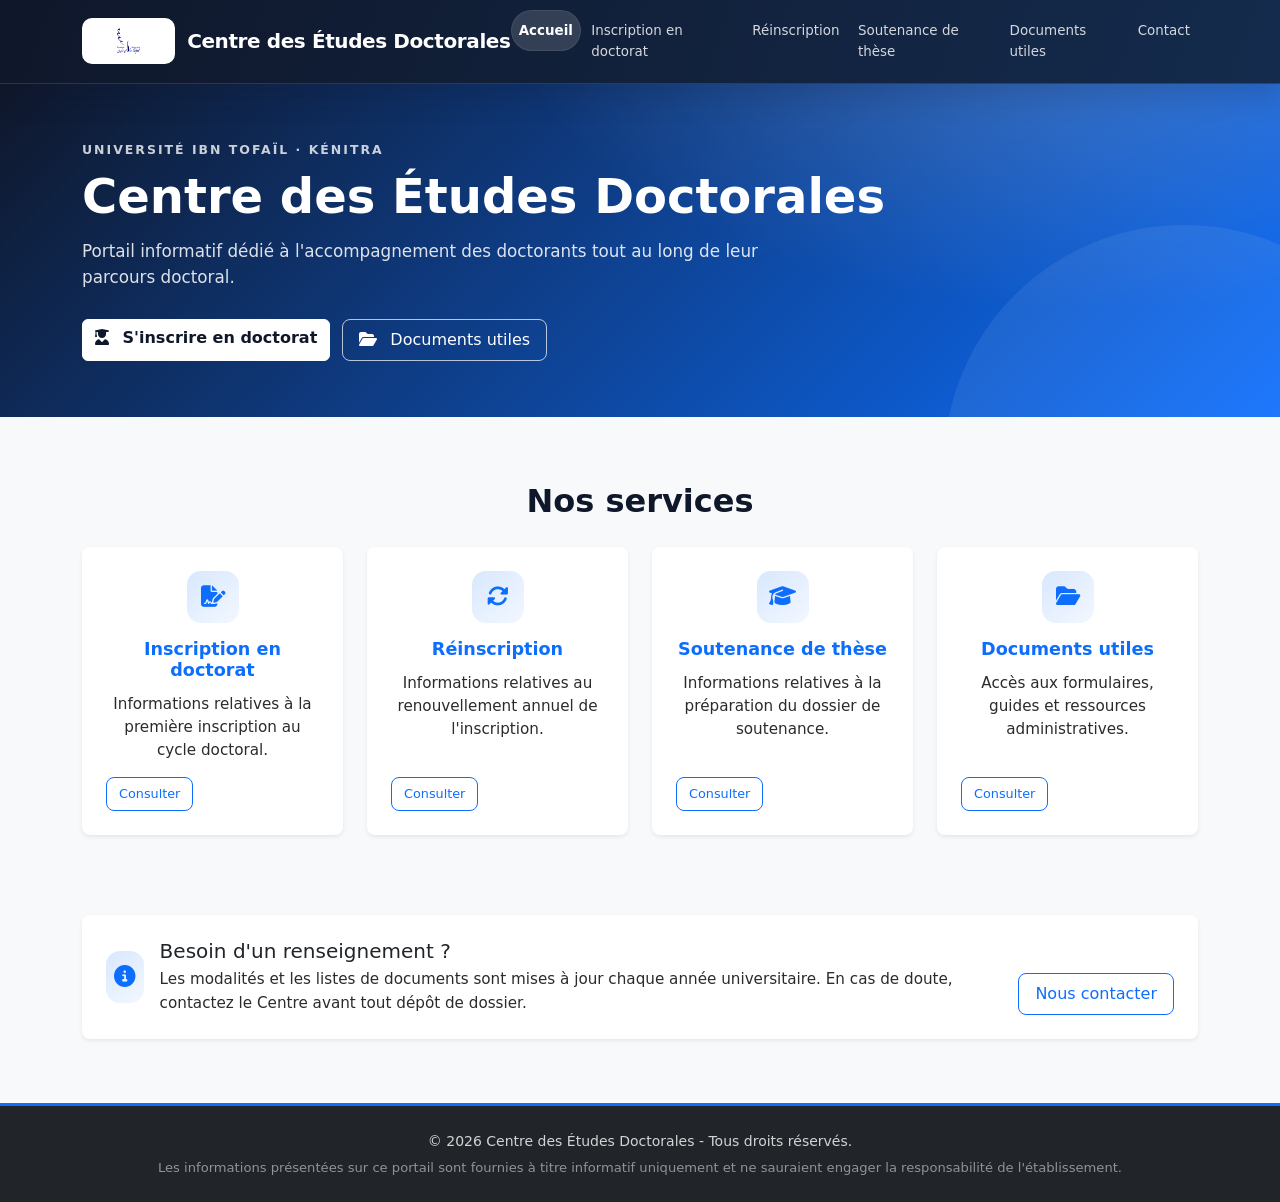
<file: WEB/Doctoral-Studies-Portal/index.html>
<!doctype html>
<html lang="fr">
  <head>
    <meta charset="UTF-8" />
    <meta name="viewport" content="width=device-width, initial-scale=1.0" />
    <meta
      name="description"
      content="Portail du Centre des Études Doctorales de l'Université Ibn Tofaïl : inscription, réinscription, soutenance de thèse, documents utiles et contact."
    />
    <meta name="theme-color" content="#0d6efd" />
    <title>Centre des Études Doctorales - Accueil</title>
    <link rel="icon" href="assets/UNIVERSITE-IBN-TOFAIL.png" />
    <link rel="stylesheet" href="css/bootstrap.min.css" />
    <link rel="stylesheet" href="webfonts/fontawesome6/css/all.min.css" />
    <link rel="stylesheet" href="css/style.css" />
  </head>
  <body>
    <a class="skip-link" href="#contenu">Aller au contenu</a>

    <nav
      class="navbar navbar-expand-lg navbar-dark sticky-top"
      aria-label="Navigation principale"
    >
      <div class="container">
        <a class="navbar-brand d-flex align-items-center gap-2" href="index.html">
          <img
            class="brand-logo"
            src="assets/UNIVERSITE-IBN-TOFAIL.png"
            alt="Université Ibn Tofaïl"
            width="139"
            height="65"
          />
          <span class="brand-text">Centre des Études Doctorales</span>
        </a>
        <button
          class="navbar-toggler"
          type="button"
          data-bs-toggle="collapse"
          data-bs-target="#navbarNav"
          aria-controls="navbarNav"
          aria-expanded="false"
          aria-label="Ouvrir le menu de navigation"
        >
          <span class="navbar-toggler-icon"></span>
        </button>
        <div class="collapse navbar-collapse" id="navbarNav">
          <ul class="navbar-nav ms-auto">
            <li class="nav-item">
              <a class="nav-link active" href="index.html">Accueil</a>
            </li>
            <li class="nav-item">
              <a class="nav-link" href="inscription.html">Inscription en doctorat</a>
            </li>
            <li class="nav-item">
              <a class="nav-link" href="reinscription.html">Réinscription</a>
            </li>
            <li class="nav-item">
              <a class="nav-link" href="soutenance.html">Soutenance de thèse</a>
            </li>
            <li class="nav-item">
              <a class="nav-link" href="documents.html">Documents utiles</a>
            </li>
            <li class="nav-item">
              <a class="nav-link" href="contact.html">Contact</a>
            </li>
          </ul>
        </div>
      </div>
    </nav>

    <header class="page-hero">
      <div class="container">
        <p class="eyebrow">Université Ibn Tofaïl · Kénitra</p>
        <h1 class="display-5 fw-bold">Centre des Études Doctorales</h1>
        <p class="page-hero__lead">
          Portail informatif dédié à l'accompagnement des doctorants tout au
          long de leur parcours doctoral.
        </p>
        <div class="page-hero__actions">
          <a class="btn btn-primary" href="inscription.html">
            <i class="fa-solid fa-user-graduate me-2" aria-hidden="true"></i>
            S'inscrire en doctorat
          </a>
          <a class="btn btn-outline-primary" href="documents.html">
            <i class="fa-solid fa-folder-open me-2" aria-hidden="true"></i>
            Documents utiles
          </a>
        </div>
      </div>
    </header>

    <main class="container my-5" id="contenu" tabindex="-1">
      <section aria-labelledby="services-title">
        <h2 id="services-title" class="text-center mb-4">Nos services</h2>
        <div class="row g-4">
          <div class="col-md-6 col-lg-3">
            <div class="card h-100 shadow-sm border-0 feature-card">
              <div class="card-body text-center d-flex flex-column align-items-center">
                <span class="feature-icon" aria-hidden="true">
                  <i class="fa-solid fa-file-signature"></i>
                </span>
                <h3 class="card-title h5 text-primary">Inscription en doctorat</h3>
                <p class="card-text text-muted">
                  Informations relatives à la première inscription au cycle
                  doctoral.
                </p>
                <a href="inscription.html" class="btn btn-outline-primary btn-sm mt-auto">
                  Consulter
                </a>
              </div>
            </div>
          </div>
          <div class="col-md-6 col-lg-3">
            <div class="card h-100 shadow-sm border-0 feature-card">
              <div class="card-body text-center d-flex flex-column align-items-center">
                <span class="feature-icon" aria-hidden="true">
                  <i class="fa-solid fa-rotate"></i>
                </span>
                <h3 class="card-title h5 text-primary">Réinscription</h3>
                <p class="card-text text-muted">
                  Informations relatives au renouvellement annuel de
                  l'inscription.
                </p>
                <a href="reinscription.html" class="btn btn-outline-primary btn-sm mt-auto">
                  Consulter
                </a>
              </div>
            </div>
          </div>
          <div class="col-md-6 col-lg-3">
            <div class="card h-100 shadow-sm border-0 feature-card">
              <div class="card-body text-center d-flex flex-column align-items-center">
                <span class="feature-icon" aria-hidden="true">
                  <i class="fa-solid fa-graduation-cap"></i>
                </span>
                <h3 class="card-title h5 text-primary">Soutenance de thèse</h3>
                <p class="card-text text-muted">
                  Informations relatives à la préparation du dossier de
                  soutenance.
                </p>
                <a href="soutenance.html" class="btn btn-outline-primary btn-sm mt-auto">
                  Consulter
                </a>
              </div>
            </div>
          </div>
          <div class="col-md-6 col-lg-3">
            <div class="card h-100 shadow-sm border-0 feature-card">
              <div class="card-body text-center d-flex flex-column align-items-center">
                <span class="feature-icon" aria-hidden="true">
                  <i class="fa-solid fa-folder-open"></i>
                </span>
                <h3 class="card-title h5 text-primary">Documents utiles</h3>
                <p class="card-text text-muted">
                  Accès aux formulaires, guides et ressources administratives.
                </p>
                <a href="documents.html" class="btn btn-outline-primary btn-sm mt-auto">
                  Consulter
                </a>
              </div>
            </div>
          </div>
        </div>
      </section>

      <section class="mt-5" aria-labelledby="aide-title">
        <div class="card border-0 shadow-sm">
          <div class="card-body d-flex flex-column flex-md-row align-items-md-center gap-3">
            <span class="feature-icon mb-0" aria-hidden="true">
              <i class="fa-solid fa-circle-info"></i>
            </span>
            <div class="flex-grow-1">
              <h2 id="aide-title" class="h5 mb-1">Besoin d'un renseignement ?</h2>
              <p class="mb-0 text-muted">
                Les modalités et les listes de documents sont mises à jour
                chaque année universitaire. En cas de doute, contactez le
                Centre avant tout dépôt de dossier.
              </p>
            </div>
            <a class="btn btn-outline-primary flex-shrink-0" href="contact.html">
              Nous contacter
            </a>
          </div>
        </div>
      </section>
    </main>

    <footer class="py-4 bg-dark text-white text-center">
      <div class="container">
        <p class="mb-1">
          &copy; 2026 Centre des Études Doctorales - Tous droits réservés.
        </p>
        <p class="mb-0 text-muted small">
          Les informations présentées sur ce portail sont fournies à titre
          informatif uniquement et ne sauraient engager la responsabilité de
          l'établissement.
        </p>
      </div>
    </footer>

    <script src="js/bootstrap.bundle.min.js"></script>
    <script src="js/main.js"></script>
  </body>
</html>
</file>
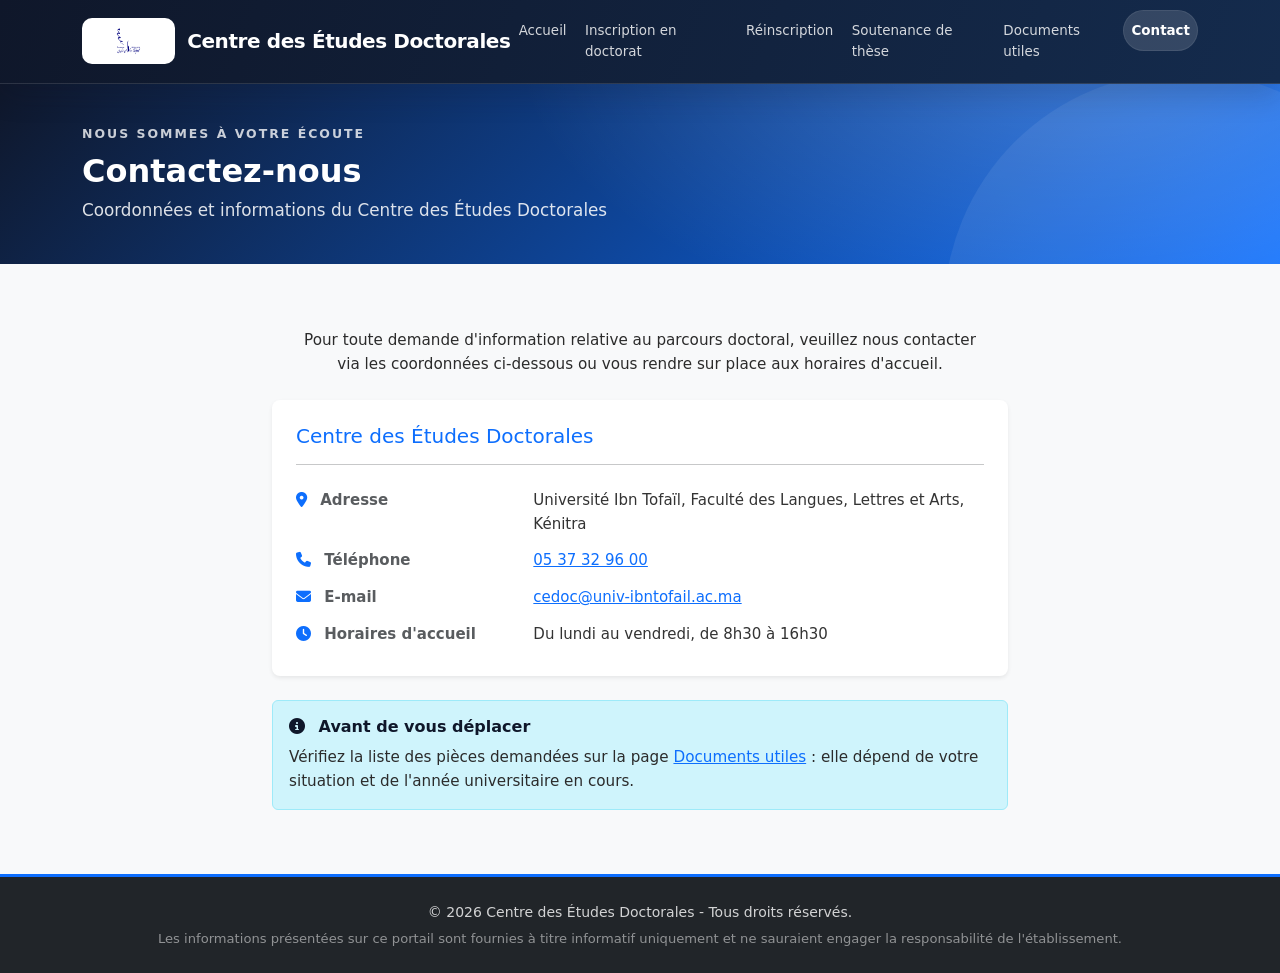
<file: WEB/Doctoral-Studies-Portal/contact.html>
<!doctype html>
<html lang="fr">
  <head>
    <meta charset="UTF-8" />
    <meta name="viewport" content="width=device-width, initial-scale=1.0" />
    <meta
      name="description"
      content="Coordonnées, adresse et horaires d'accueil du Centre des Études Doctorales de l'Université Ibn Tofaïl."
    />
    <meta name="theme-color" content="#0d6efd" />
    <title>Centre des Études Doctorales - Contact</title>
    <link rel="icon" href="assets/UNIVERSITE-IBN-TOFAIL.png" />
    <link rel="stylesheet" href="css/bootstrap.min.css" />
    <link rel="stylesheet" href="webfonts/fontawesome6/css/all.min.css" />
    <link rel="stylesheet" href="css/style.css" />
  </head>
  <body>
    <a class="skip-link" href="#contenu">Aller au contenu</a>

    <nav
      class="navbar navbar-expand-lg navbar-dark sticky-top"
      aria-label="Navigation principale"
    >
      <div class="container">
        <a class="navbar-brand d-flex align-items-center gap-2" href="index.html">
          <img
            class="brand-logo"
            src="assets/UNIVERSITE-IBN-TOFAIL.png"
            alt="Université Ibn Tofaïl"
            width="139"
            height="65"
          />
          <span class="brand-text">Centre des Études Doctorales</span>
        </a>
        <button
          class="navbar-toggler"
          type="button"
          data-bs-toggle="collapse"
          data-bs-target="#navbarNav"
          aria-controls="navbarNav"
          aria-expanded="false"
          aria-label="Ouvrir le menu de navigation"
        >
          <span class="navbar-toggler-icon"></span>
        </button>
        <div class="collapse navbar-collapse" id="navbarNav">
          <ul class="navbar-nav ms-auto">
            <li class="nav-item">
              <a class="nav-link" href="index.html">Accueil</a>
            </li>
            <li class="nav-item">
              <a class="nav-link" href="inscription.html">Inscription en doctorat</a>
            </li>
            <li class="nav-item">
              <a class="nav-link" href="reinscription.html">Réinscription</a>
            </li>
            <li class="nav-item">
              <a class="nav-link" href="soutenance.html">Soutenance de thèse</a>
            </li>
            <li class="nav-item">
              <a class="nav-link" href="documents.html">Documents utiles</a>
            </li>
            <li class="nav-item">
              <a class="nav-link active" href="contact.html">Contact</a>
            </li>
          </ul>
        </div>
      </div>
    </nav>

    <header class="page-hero page-hero--compact">
      <div class="container">
        <p class="eyebrow">Nous sommes à votre écoute</p>
        <h1 class="h2 fw-bold">Contactez-nous</h1>
        <p class="page-hero__lead">
          Coordonnées et informations du Centre des Études Doctorales
        </p>
      </div>
    </header>

    <main class="container my-5" id="contenu" tabindex="-1">
      <section aria-labelledby="coordonnees-title">
        <p class="text-center text-muted mb-4 mx-auto contact-intro">
          Pour toute demande d'information relative au parcours doctoral,
          veuillez nous contacter via les coordonnées ci-dessous ou vous rendre
          sur place aux horaires d'accueil.
        </p>

        <div class="row justify-content-center">
          <div class="col-lg-8">
            <div class="card shadow-sm border-0">
              <div class="card-body p-4">
                <h2 id="coordonnees-title" class="mb-3 text-primary h5">
                  Centre des Études Doctorales
                </h2>
                <hr />
                <dl class="row mb-0 contact-list">
                  <dt class="col-sm-4 text-muted">
                    <i class="fa-solid fa-location-dot me-2 text-primary" aria-hidden="true"></i>
                    Adresse
                  </dt>
                  <dd class="col-sm-8">
                    Université Ibn Tofaïl, Faculté des Langues, Lettres et Arts,
                    Kénitra
                  </dd>

                  <dt class="col-sm-4 text-muted">
                    <i class="fa-solid fa-phone me-2 text-primary" aria-hidden="true"></i>
                    Téléphone
                  </dt>
                  <dd class="col-sm-8">
                    <a href="tel:+212537329600">05 37 32 96 00</a>
                  </dd>

                  <dt class="col-sm-4 text-muted">
                    <i class="fa-solid fa-envelope me-2 text-primary" aria-hidden="true"></i>
                    E-mail
                  </dt>
                  <dd class="col-sm-8">
                    <a href="mailto:cedoc@univ-ibntofail.ac.ma">
                      cedoc@univ-ibntofail.ac.ma
                    </a>
                  </dd>

                  <dt class="col-sm-4 text-muted">
                    <i class="fa-solid fa-clock me-2 text-primary" aria-hidden="true"></i>
                    Horaires d'accueil
                  </dt>
                  <dd class="col-sm-8">Du lundi au vendredi, de 8h30 à 16h30</dd>
                </dl>
              </div>
            </div>
          </div>
        </div>

        <div class="row justify-content-center mt-4">
          <div class="col-lg-8">
            <div class="alert alert-info mb-0" role="alert">
              <h2 class="alert-heading h6">
                <i class="fa-solid fa-circle-info me-2" aria-hidden="true"></i>
                Avant de vous déplacer
              </h2>
              <p class="mb-0">
                Vérifiez la liste des pièces demandées sur la page
                <a href="documents.html">Documents utiles</a> : elle dépend de
                votre situation et de l'année universitaire en cours.
              </p>
            </div>
          </div>
        </div>
      </section>
    </main>

    <footer class="py-4 bg-dark text-white text-center">
      <div class="container">
        <p class="mb-1">
          &copy; 2026 Centre des Études Doctorales - Tous droits réservés.
        </p>
        <p class="mb-0 text-muted small">
          Les informations présentées sur ce portail sont fournies à titre
          informatif uniquement et ne sauraient engager la responsabilité de
          l'établissement.
        </p>
      </div>
    </footer>

    <script src="js/bootstrap.bundle.min.js"></script>
    <script src="js/main.js"></script>
  </body>
</html>
</file>
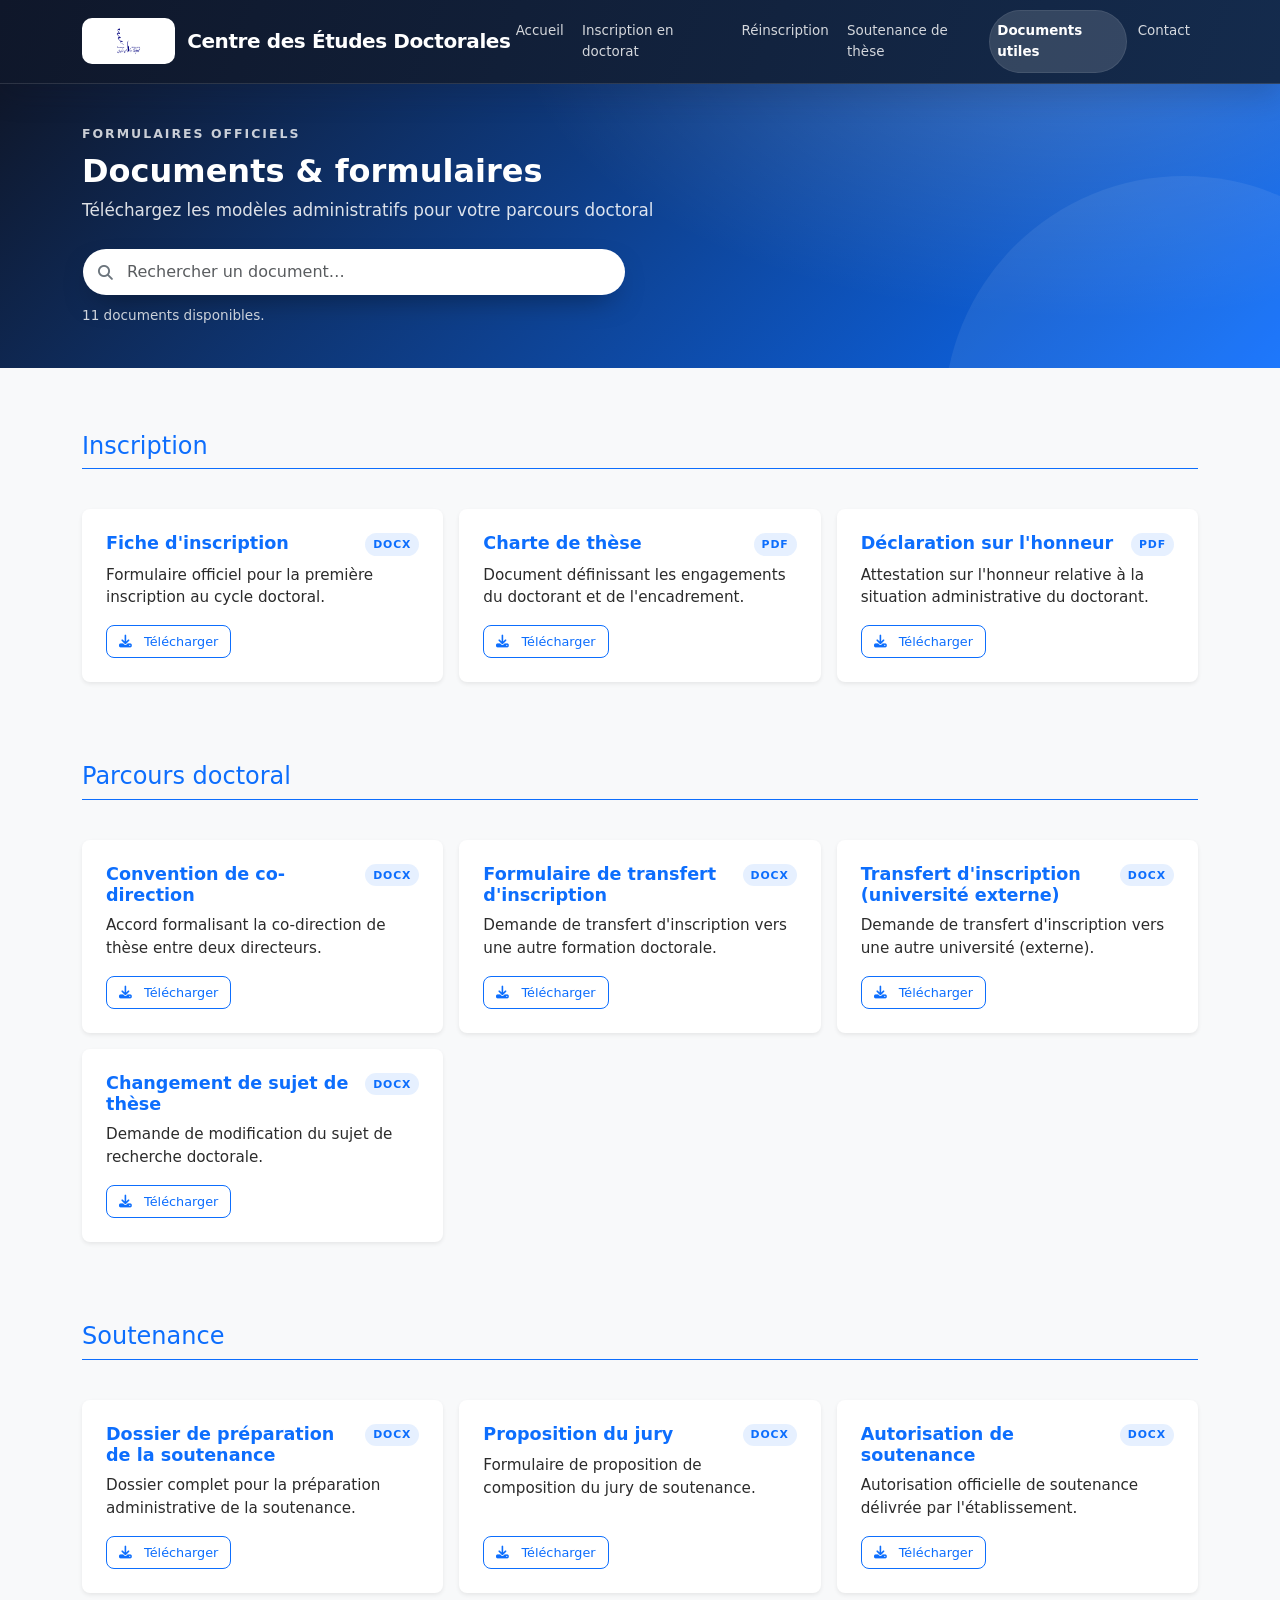
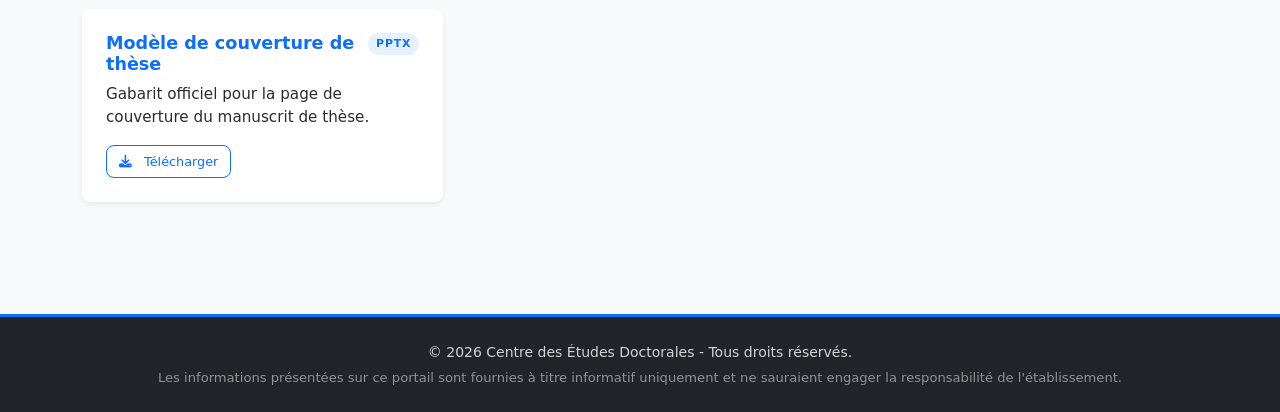
<file: WEB/Doctoral-Studies-Portal/documents.html>
<!doctype html>
<html lang="fr">
  <head>
    <meta charset="UTF-8" />
    <meta name="viewport" content="width=device-width, initial-scale=1.0" />
    <meta
      name="description"
      content="Formulaires et documents administratifs du Centre des Études Doctorales : inscription, parcours doctoral et soutenance. Téléchargement direct et recherche instantanée."
    />
    <meta name="theme-color" content="#0d6efd" />
    <title>Centre des Études Doctorales - Documents utiles</title>
    <link rel="icon" href="assets/UNIVERSITE-IBN-TOFAIL.png" />
    <link rel="stylesheet" href="css/bootstrap.min.css" />
    <link rel="stylesheet" href="webfonts/fontawesome6/css/all.min.css" />
    <link rel="stylesheet" href="css/style.css" />
  </head>
  <body>
    <a class="skip-link" href="#contenu">Aller au contenu</a>

    <nav
      class="navbar navbar-expand-lg navbar-dark sticky-top"
      aria-label="Navigation principale"
    >
      <div class="container">
        <a class="navbar-brand d-flex align-items-center gap-2" href="index.html">
          <img
            class="brand-logo"
            src="assets/UNIVERSITE-IBN-TOFAIL.png"
            alt="Université Ibn Tofaïl"
            width="139"
            height="65"
          />
          <span class="brand-text">Centre des Études Doctorales</span>
        </a>
        <button
          class="navbar-toggler"
          type="button"
          data-bs-toggle="collapse"
          data-bs-target="#navbarNav"
          aria-controls="navbarNav"
          aria-expanded="false"
          aria-label="Ouvrir le menu de navigation"
        >
          <span class="navbar-toggler-icon"></span>
        </button>
        <div class="collapse navbar-collapse" id="navbarNav">
          <ul class="navbar-nav ms-auto">
            <li class="nav-item">
              <a class="nav-link" href="index.html">Accueil</a>
            </li>
            <li class="nav-item">
              <a class="nav-link" href="inscription.html">Inscription en doctorat</a>
            </li>
            <li class="nav-item">
              <a class="nav-link" href="reinscription.html">Réinscription</a>
            </li>
            <li class="nav-item">
              <a class="nav-link" href="soutenance.html">Soutenance de thèse</a>
            </li>
            <li class="nav-item">
              <a class="nav-link active" href="documents.html">Documents utiles</a>
            </li>
            <li class="nav-item">
              <a class="nav-link" href="contact.html">Contact</a>
            </li>
          </ul>
        </div>
      </div>
    </nav>

    <header class="page-hero page-hero--compact">
      <div class="container">
        <p class="eyebrow">Formulaires officiels</p>
        <h1 class="h2 fw-bold">Documents &amp; formulaires</h1>
        <p class="page-hero__lead">
          Téléchargez les modèles administratifs pour votre parcours doctoral
        </p>

        <div class="search-field">
          <i class="fa-solid fa-magnifying-glass" aria-hidden="true"></i>
          <input
            type="search"
            id="searchInput"
            class="form-control"
            placeholder="Rechercher un document…"
            aria-label="Rechercher un document"
            aria-describedby="searchStatus"
            autocomplete="off"
          />
        </div>
        <p class="search-status" id="searchStatus" aria-live="polite"></p>
      </div>
    </header>

    <main class="container my-5" id="contenu" tabindex="-1">
      <section class="mb-5 documents-section" aria-labelledby="inscription-title">
        <h2 id="inscription-title" class="pb-2 text-primary border-bottom h4">
          Inscription
        </h2>
        <div class="row g-3 mt-3">
          <div class="col-md-6 col-lg-4 searchable-item">
            <div class="card h-100 shadow-sm border-0">
              <div class="card-body d-flex flex-column">
                <div class="card-heading">
                  <h3 class="card-title text-primary h6">Fiche d'inscription</h3>
                  <span class="file-badge">DOCX</span>
                </div>
                <p class="card-text text-muted small flex-grow-1">
                  Formulaire officiel pour la première inscription au cycle
                  doctoral.
                </p>
                <a
                  href="assets/Fiche-dinscription.docx"
                  download
                  class="btn btn-outline-primary btn-sm mt-auto align-self-start"
                >
                  <i class="fa-solid fa-download me-2" aria-hidden="true"></i>
                  Télécharger
                </a>
              </div>
            </div>
          </div>

          <div class="col-md-6 col-lg-4 searchable-item">
            <div class="card h-100 shadow-sm border-0">
              <div class="card-body d-flex flex-column">
                <div class="card-heading">
                  <h3 class="card-title text-primary h6">Charte de thèse</h3>
                  <span class="file-badge">PDF</span>
                </div>
                <p class="card-text text-muted small flex-grow-1">
                  Document définissant les engagements du doctorant et de
                  l'encadrement.
                </p>
                <a
                  href="assets/Charte-de-these.pdf"
                  download
                  class="btn btn-outline-primary btn-sm mt-auto align-self-start"
                >
                  <i class="fa-solid fa-download me-2" aria-hidden="true"></i>
                  Télécharger
                </a>
              </div>
            </div>
          </div>

          <div class="col-md-6 col-lg-4 searchable-item">
            <div class="card h-100 shadow-sm border-0">
              <div class="card-body d-flex flex-column">
                <div class="card-heading">
                  <h3 class="card-title text-primary h6">
                    Déclaration sur l'honneur
                  </h3>
                  <span class="file-badge">PDF</span>
                </div>
                <p class="card-text text-muted small flex-grow-1">
                  Attestation sur l'honneur relative à la situation
                  administrative du doctorant.
                </p>
                <a
                  href="assets/Declaration-sur-l-honneur.pdf"
                  download
                  class="btn btn-outline-primary btn-sm mt-auto align-self-start"
                >
                  <i class="fa-solid fa-download me-2" aria-hidden="true"></i>
                  Télécharger
                </a>
              </div>
            </div>
          </div>
        </div>
      </section>

      <section class="mb-5 documents-section" aria-labelledby="parcours-title">
        <h2 id="parcours-title" class="pb-2 text-primary border-bottom h4">
          Parcours doctoral
        </h2>
        <div class="row g-3 mt-3">
          <div class="col-md-6 col-lg-4 searchable-item">
            <div class="card h-100 shadow-sm border-0">
              <div class="card-body d-flex flex-column">
                <div class="card-heading">
                  <h3 class="card-title text-primary h6">
                    Convention de co-direction
                  </h3>
                  <span class="file-badge">DOCX</span>
                </div>
                <p class="card-text text-muted small flex-grow-1">
                  Accord formalisant la co-direction de thèse entre deux
                  directeurs.
                </p>
                <a
                  href="assets/Convention-de-co-direction.docx"
                  download
                  class="btn btn-outline-primary btn-sm mt-auto align-self-start"
                >
                  <i class="fa-solid fa-download me-2" aria-hidden="true"></i>
                  Télécharger
                </a>
              </div>
            </div>
          </div>

          <div class="col-md-6 col-lg-4 searchable-item">
            <div class="card h-100 shadow-sm border-0">
              <div class="card-body d-flex flex-column">
                <div class="card-heading">
                  <h3 class="card-title text-primary h6">
                    Formulaire de transfert d'inscription
                  </h3>
                  <span class="file-badge">DOCX</span>
                </div>
                <p class="card-text text-muted small flex-grow-1">
                  Demande de transfert d'inscription vers une autre formation
                  doctorale.
                </p>
                <a
                  href="assets/Formulaire-de-transfert-dinscription.docx"
                  download
                  class="btn btn-outline-primary btn-sm mt-auto align-self-start"
                >
                  <i class="fa-solid fa-download me-2" aria-hidden="true"></i>
                  Télécharger
                </a>
              </div>
            </div>
          </div>

          <div class="col-md-6 col-lg-4 searchable-item">
            <div class="card h-100 shadow-sm border-0">
              <div class="card-body d-flex flex-column">
                <div class="card-heading">
                  <h3 class="card-title text-primary h6">
                    Transfert d'inscription (université externe)
                  </h3>
                  <span class="file-badge">DOCX</span>
                </div>
                <p class="card-text text-muted small flex-grow-1">
                  Demande de transfert d'inscription vers une autre université
                  (externe).
                </p>
                <a
                  href="assets/Formulaire-de-transfert-dinscriptionEX.docx"
                  download
                  class="btn btn-outline-primary btn-sm mt-auto align-self-start"
                >
                  <i class="fa-solid fa-download me-2" aria-hidden="true"></i>
                  Télécharger
                </a>
              </div>
            </div>
          </div>

          <div class="col-md-6 col-lg-4 searchable-item">
            <div class="card h-100 shadow-sm border-0">
              <div class="card-body d-flex flex-column">
                <div class="card-heading">
                  <h3 class="card-title text-primary h6">
                    Changement de sujet de thèse
                  </h3>
                  <span class="file-badge">DOCX</span>
                </div>
                <p class="card-text text-muted small flex-grow-1">
                  Demande de modification du sujet de recherche doctorale.
                </p>
                <a
                  href="assets/Formulaire-de-changement-de-sujet-de-these.docx"
                  download
                  class="btn btn-outline-primary btn-sm mt-auto align-self-start"
                >
                  <i class="fa-solid fa-download me-2" aria-hidden="true"></i>
                  Télécharger
                </a>
              </div>
            </div>
          </div>
        </div>
      </section>

      <section class="mb-5 documents-section" aria-labelledby="soutenance-title">
        <h2 id="soutenance-title" class="pb-2 text-primary border-bottom h4">
          Soutenance
        </h2>
        <div class="row g-3 mt-3">
          <div class="col-md-6 col-lg-4 searchable-item">
            <div class="card h-100 shadow-sm border-0">
              <div class="card-body d-flex flex-column">
                <div class="card-heading">
                  <h3 class="card-title text-primary h6">
                    Dossier de préparation de la soutenance
                  </h3>
                  <span class="file-badge">DOCX</span>
                </div>
                <p class="card-text text-muted small flex-grow-1">
                  Dossier complet pour la préparation administrative de la
                  soutenance.
                </p>
                <a
                  href="assets/Dossier-de-preparation-de-la-soutenance.docx"
                  download
                  class="btn btn-outline-primary btn-sm mt-auto align-self-start"
                >
                  <i class="fa-solid fa-download me-2" aria-hidden="true"></i>
                  Télécharger
                </a>
              </div>
            </div>
          </div>

          <div class="col-md-6 col-lg-4 searchable-item">
            <div class="card h-100 shadow-sm border-0">
              <div class="card-body d-flex flex-column">
                <div class="card-heading">
                  <h3 class="card-title text-primary h6">Proposition du jury</h3>
                  <span class="file-badge">DOCX</span>
                </div>
                <p class="card-text text-muted small flex-grow-1">
                  Formulaire de proposition de composition du jury de
                  soutenance.
                </p>
                <a
                  href="assets/Proposition-du-jury.docx"
                  download
                  class="btn btn-outline-primary btn-sm mt-auto align-self-start"
                >
                  <i class="fa-solid fa-download me-2" aria-hidden="true"></i>
                  Télécharger
                </a>
              </div>
            </div>
          </div>

          <div class="col-md-6 col-lg-4 searchable-item">
            <div class="card h-100 shadow-sm border-0">
              <div class="card-body d-flex flex-column">
                <div class="card-heading">
                  <h3 class="card-title text-primary h6">
                    Autorisation de soutenance
                  </h3>
                  <span class="file-badge">DOCX</span>
                </div>
                <p class="card-text text-muted small flex-grow-1">
                  Autorisation officielle de soutenance délivrée par
                  l'établissement.
                </p>
                <a
                  href="assets/Autorisation-de-soutenance.docx"
                  download
                  class="btn btn-outline-primary btn-sm mt-auto align-self-start"
                >
                  <i class="fa-solid fa-download me-2" aria-hidden="true"></i>
                  Télécharger
                </a>
              </div>
            </div>
          </div>

          <div class="col-md-6 col-lg-4 searchable-item">
            <div class="card h-100 shadow-sm border-0">
              <div class="card-body d-flex flex-column">
                <div class="card-heading">
                  <h3 class="card-title text-primary h6">
                    Modèle de couverture de thèse
                  </h3>
                  <span class="file-badge">PPTX</span>
                </div>
                <p class="card-text text-muted small flex-grow-1">
                  Gabarit officiel pour la page de couverture du manuscrit de
                  thèse.
                </p>
                <a
                  href="assets/Modele-de-couverture-de-these.pptx"
                  download
                  class="btn btn-outline-primary btn-sm mt-auto align-self-start"
                >
                  <i class="fa-solid fa-download me-2" aria-hidden="true"></i>
                  Télécharger
                </a>
              </div>
            </div>
          </div>
        </div>
      </section>

      <p class="empty-state" id="searchEmpty" hidden>
        <i class="fa-solid fa-magnifying-glass" aria-hidden="true"></i>
        <span>Aucun document ne correspond à votre recherche.</span>
        <button type="button" class="btn btn-outline-primary btn-sm" id="resetSearch">
          Réinitialiser
        </button>
      </p>
    </main>

    <footer class="py-4 bg-dark text-white text-center">
      <div class="container">
        <p class="mb-1">
          &copy; 2026 Centre des Études Doctorales - Tous droits réservés.
        </p>
        <p class="mb-0 text-muted small">
          Les informations présentées sur ce portail sont fournies à titre
          informatif uniquement et ne sauraient engager la responsabilité de
          l'établissement.
        </p>
      </div>
    </footer>

    <script src="js/bootstrap.bundle.min.js"></script>
    <script src="js/main.js"></script>
  </body>
</html>
</file>
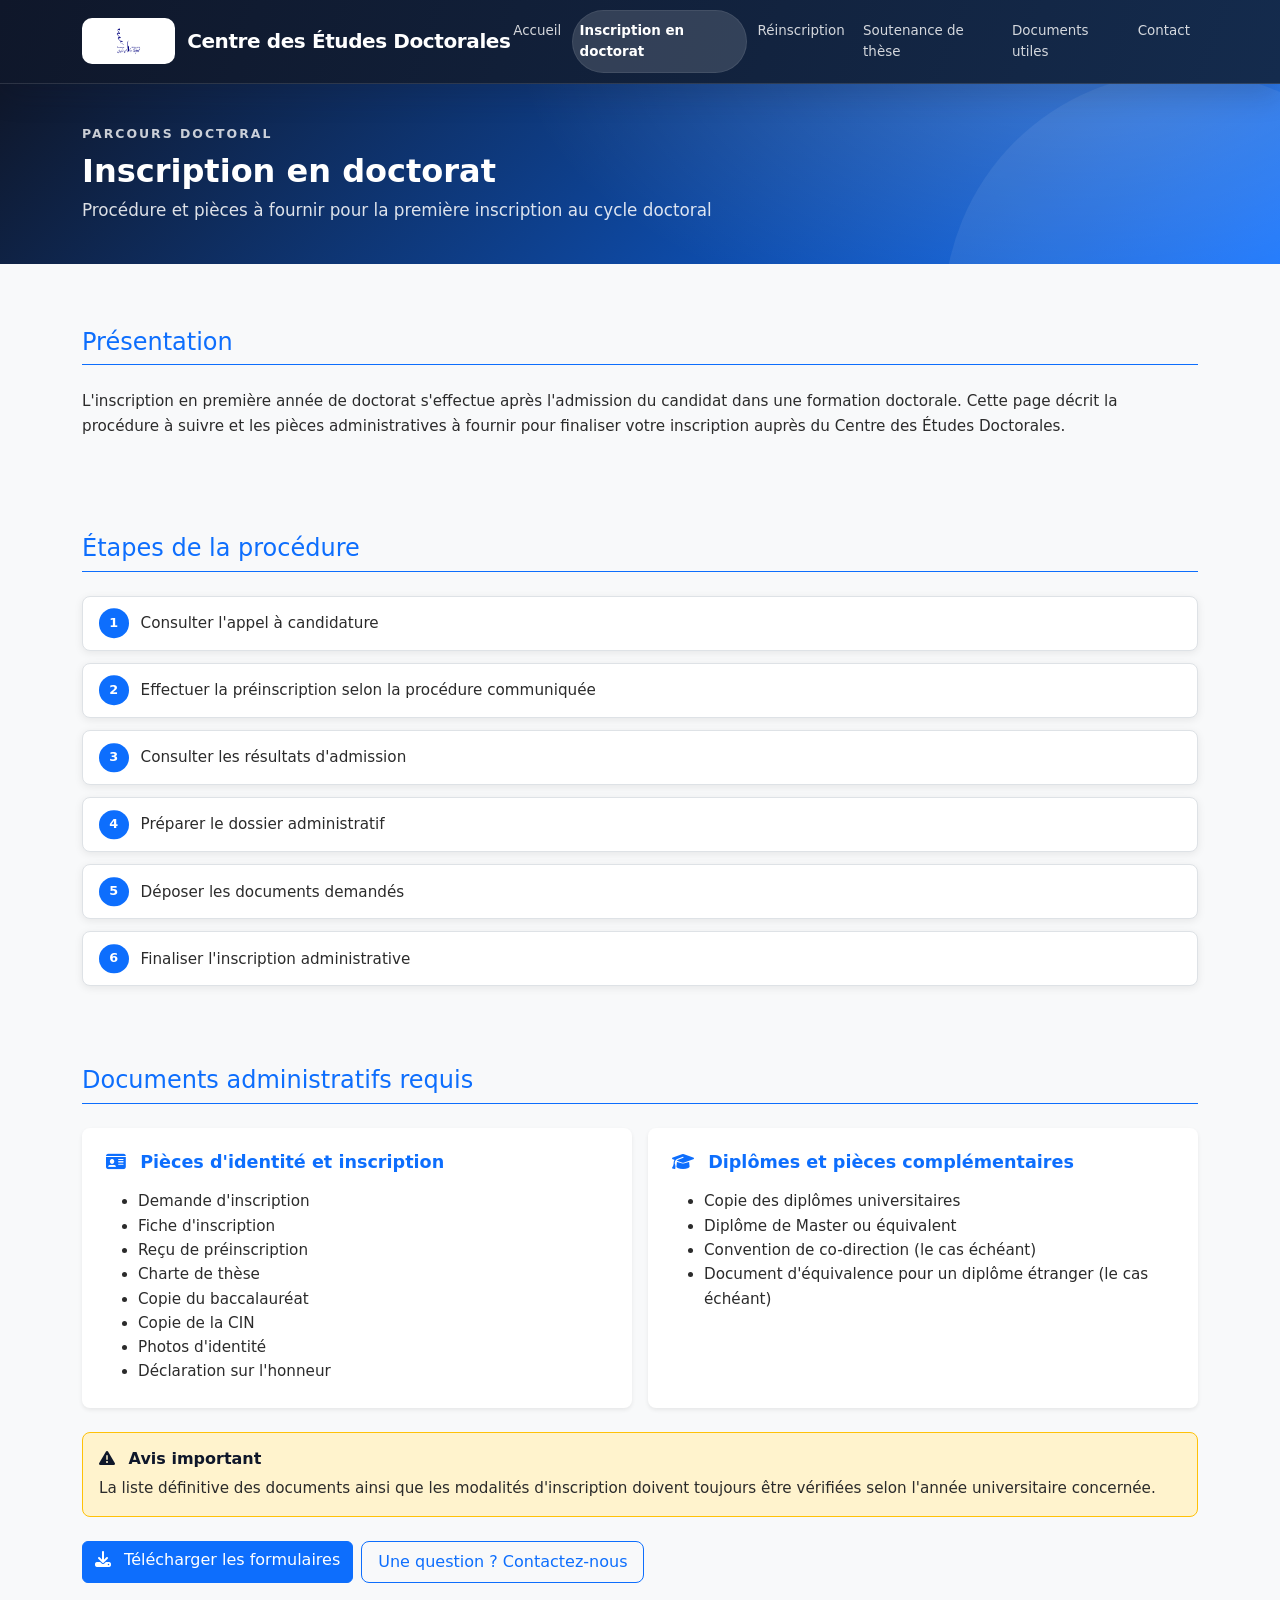
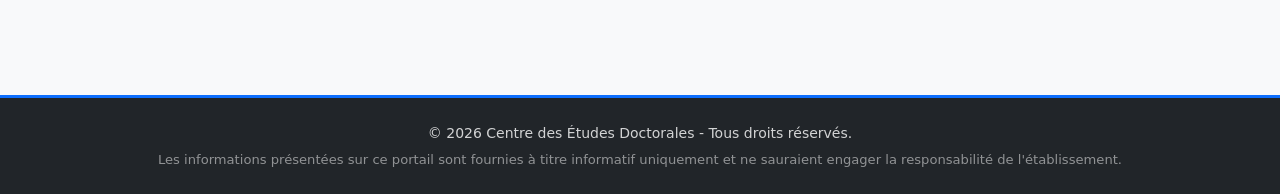
<file: WEB/Doctoral-Studies-Portal/inscription.html>
<!doctype html>
<html lang="fr">
  <head>
    <meta charset="UTF-8" />
    <meta name="viewport" content="width=device-width, initial-scale=1.0" />
    <meta
      name="description"
      content="Procédure et pièces à fournir pour la première inscription au cycle doctoral au Centre des Études Doctorales."
    />
    <meta name="theme-color" content="#0d6efd" />
    <title>Centre des Études Doctorales - Inscription en doctorat</title>
    <link rel="icon" href="assets/UNIVERSITE-IBN-TOFAIL.png" />
    <link rel="stylesheet" href="css/bootstrap.min.css" />
    <link rel="stylesheet" href="webfonts/fontawesome6/css/all.min.css" />
    <link rel="stylesheet" href="css/style.css" />
  </head>
  <body>
    <a class="skip-link" href="#contenu">Aller au contenu</a>

    <nav
      class="navbar navbar-expand-lg navbar-dark sticky-top"
      aria-label="Navigation principale"
    >
      <div class="container">
        <a class="navbar-brand d-flex align-items-center gap-2" href="index.html">
          <img
            class="brand-logo"
            src="assets/UNIVERSITE-IBN-TOFAIL.png"
            alt="Université Ibn Tofaïl"
            width="139"
            height="65"
          />
          <span class="brand-text">Centre des Études Doctorales</span>
        </a>
        <button
          class="navbar-toggler"
          type="button"
          data-bs-toggle="collapse"
          data-bs-target="#navbarNav"
          aria-controls="navbarNav"
          aria-expanded="false"
          aria-label="Ouvrir le menu de navigation"
        >
          <span class="navbar-toggler-icon"></span>
        </button>
        <div class="collapse navbar-collapse" id="navbarNav">
          <ul class="navbar-nav ms-auto">
            <li class="nav-item">
              <a class="nav-link" href="index.html">Accueil</a>
            </li>
            <li class="nav-item">
              <a class="nav-link active" href="inscription.html">Inscription en doctorat</a>
            </li>
            <li class="nav-item">
              <a class="nav-link" href="reinscription.html">Réinscription</a>
            </li>
            <li class="nav-item">
              <a class="nav-link" href="soutenance.html">Soutenance de thèse</a>
            </li>
            <li class="nav-item">
              <a class="nav-link" href="documents.html">Documents utiles</a>
            </li>
            <li class="nav-item">
              <a class="nav-link" href="contact.html">Contact</a>
            </li>
          </ul>
        </div>
      </div>
    </nav>

    <header class="page-hero page-hero--compact">
      <div class="container">
        <p class="eyebrow">Parcours doctoral</p>
        <h1 class="h2 fw-bold">Inscription en doctorat</h1>
        <p class="page-hero__lead">
          Procédure et pièces à fournir pour la première inscription au cycle
          doctoral
        </p>
      </div>
    </header>

    <main class="container my-5" id="contenu" tabindex="-1">
      <section class="mb-5" aria-labelledby="presentation-title">
        <h2 id="presentation-title" class="pb-2 text-primary border-bottom h4">
          Présentation
        </h2>
        <p class="text-muted">
          L'inscription en première année de doctorat s'effectue après
          l'admission du candidat dans une formation doctorale. Cette page décrit
          la procédure à suivre et les pièces administratives à fournir pour
          finaliser votre inscription auprès du Centre des Études Doctorales.
        </p>
      </section>

      <section class="mb-5" aria-labelledby="etapes-title">
        <h2 id="etapes-title" class="pb-2 text-primary border-bottom h4">
          Étapes de la procédure
        </h2>
        <ol class="procedure-list">
          <li>Consulter l'appel à candidature</li>
          <li>Effectuer la préinscription selon la procédure communiquée</li>
          <li>Consulter les résultats d'admission</li>
          <li>Préparer le dossier administratif</li>
          <li>Déposer les documents demandés</li>
          <li>Finaliser l'inscription administrative</li>
        </ol>
      </section>

      <section class="mb-5" aria-labelledby="documents-title">
        <h2 id="documents-title" class="pb-2 text-primary border-bottom h4">
          Documents administratifs requis
        </h2>
        <div class="row g-3">
          <div class="col-md-6">
            <div class="card h-100 shadow-sm border-0">
              <div class="card-body">
                <h3 class="card-title text-primary h6 mb-3">
                  <i class="fa-solid fa-id-card me-2" aria-hidden="true"></i>
                  Pièces d'identité et inscription
                </h3>
                <ul class="mb-0 text-secondary small">
                  <li>Demande d'inscription</li>
                  <li>Fiche d'inscription</li>
                  <li>Reçu de préinscription</li>
                  <li>Charte de thèse</li>
                  <li>Copie du baccalauréat</li>
                  <li>Copie de la CIN</li>
                  <li>Photos d'identité</li>
                  <li>Déclaration sur l'honneur</li>
                </ul>
              </div>
            </div>
          </div>
          <div class="col-md-6">
            <div class="card h-100 shadow-sm border-0">
              <div class="card-body">
                <h3 class="card-title text-primary h6 mb-3">
                  <i class="fa-solid fa-graduation-cap me-2" aria-hidden="true"></i>
                  Diplômes et pièces complémentaires
                </h3>
                <ul class="mb-0 text-secondary small">
                  <li>Copie des diplômes universitaires</li>
                  <li>Diplôme de Master ou équivalent</li>
                  <li>Convention de co-direction (le cas échéant)</li>
                  <li>
                    Document d'équivalence pour un diplôme étranger (le cas
                    échéant)
                  </li>
                </ul>
              </div>
            </div>
          </div>
        </div>

        <div class="alert alert-warning mt-4 mb-0" role="alert">
          <h3 class="alert-heading h6">
            <i class="fa-solid fa-triangle-exclamation me-2" aria-hidden="true"></i>
            Avis important
          </h3>
          <p class="mb-0">
            La liste définitive des documents ainsi que les modalités
            d'inscription doivent toujours être vérifiées selon l'année
            universitaire concernée.
          </p>
        </div>

        <div class="mt-4 d-flex flex-wrap gap-2">
          <a class="btn btn-primary" href="documents.html">
            <i class="fa-solid fa-download me-2" aria-hidden="true"></i>
            Télécharger les formulaires
          </a>
          <a class="btn btn-outline-primary" href="contact.html">
            Une question ? Contactez-nous
          </a>
        </div>
      </section>
    </main>

    <footer class="py-4 bg-dark text-white text-center">
      <div class="container">
        <p class="mb-1">
          &copy; 2026 Centre des Études Doctorales - Tous droits réservés.
        </p>
        <p class="mb-0 text-muted small">
          Les informations présentées sur ce portail sont fournies à titre
          informatif uniquement et ne sauraient engager la responsabilité de
          l'établissement.
        </p>
      </div>
    </footer>

    <script src="js/bootstrap.bundle.min.js"></script>
    <script src="js/main.js"></script>
  </body>
</html>
</file>
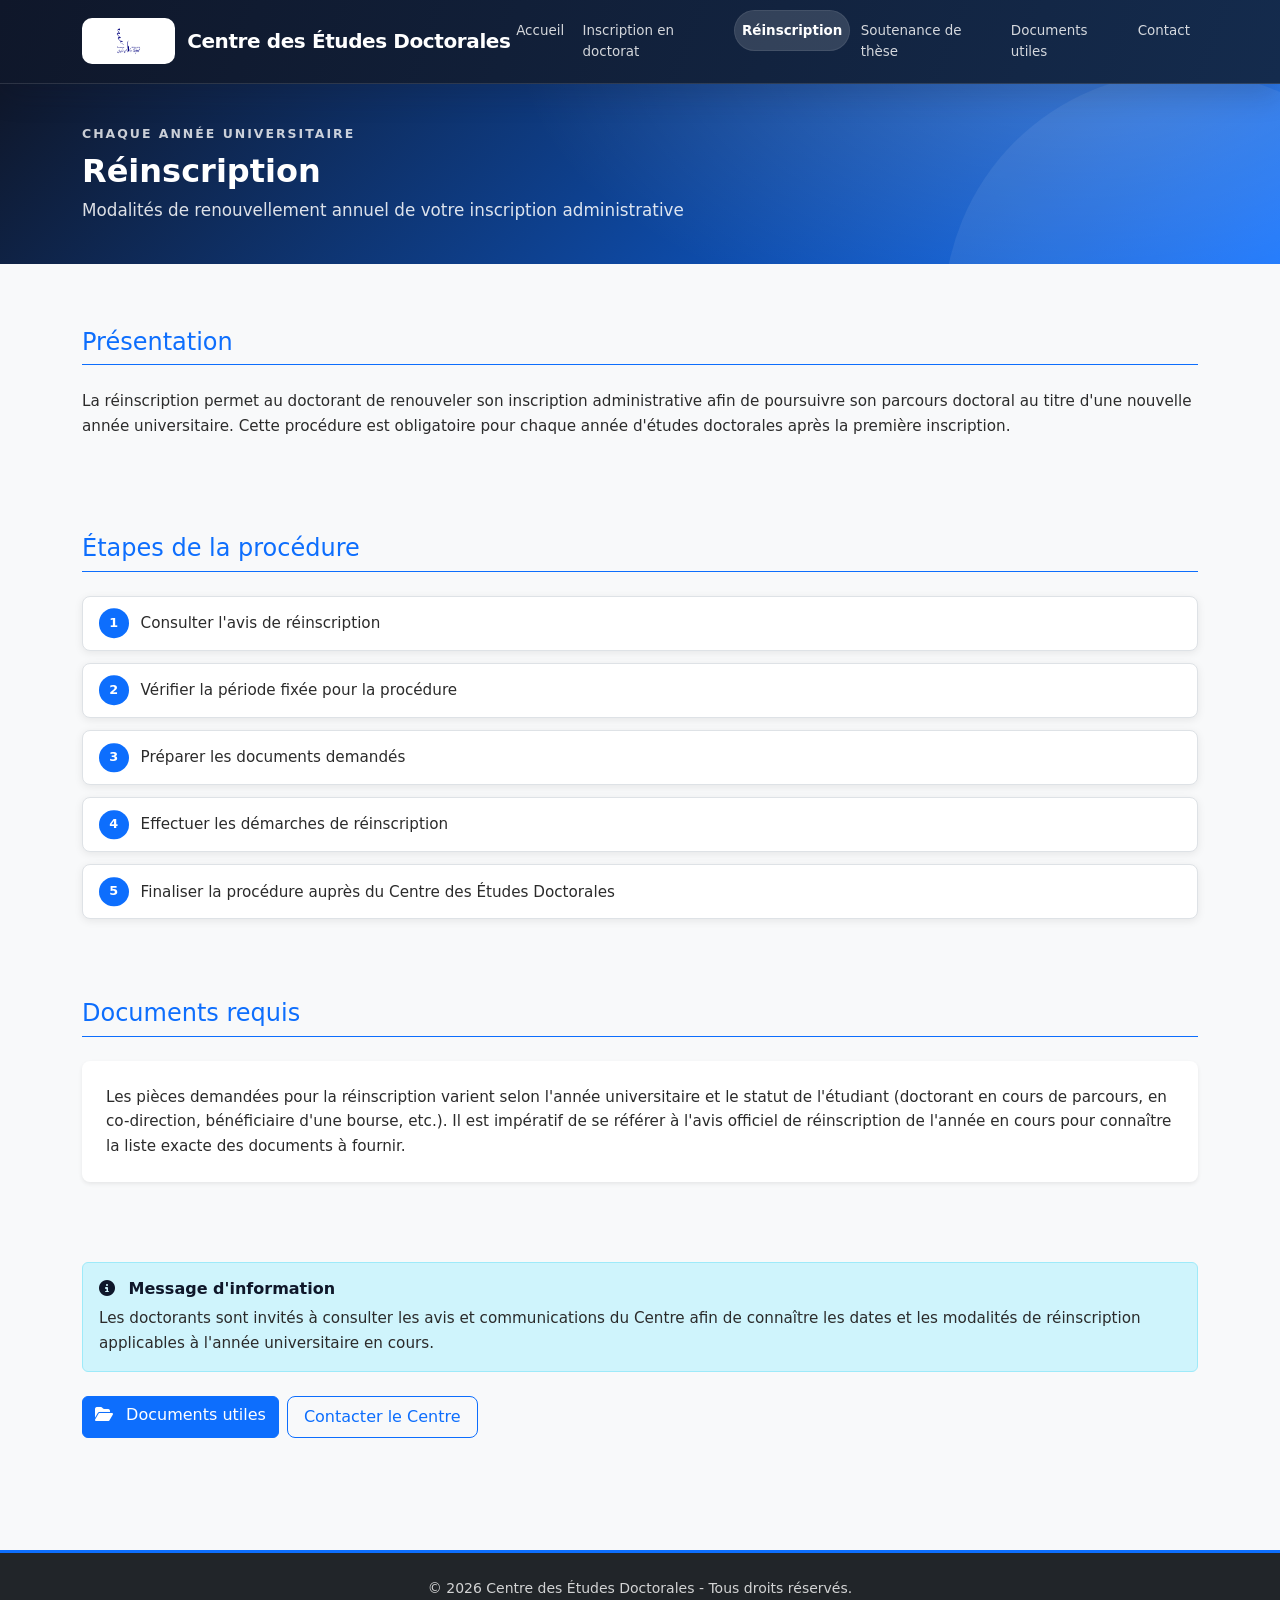
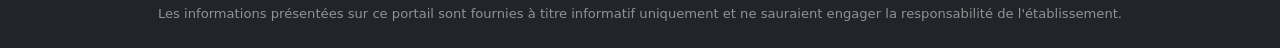
<file: WEB/Doctoral-Studies-Portal/reinscription.html>
<!doctype html>
<html lang="fr">
  <head>
    <meta charset="UTF-8" />
    <meta name="viewport" content="width=device-width, initial-scale=1.0" />
    <meta
      name="description"
      content="Modalités de renouvellement annuel de l'inscription administrative des doctorants au Centre des Études Doctorales."
    />
    <meta name="theme-color" content="#0d6efd" />
    <title>Centre des Études Doctorales - Réinscription</title>
    <link rel="icon" href="assets/UNIVERSITE-IBN-TOFAIL.png" />
    <link rel="stylesheet" href="css/bootstrap.min.css" />
    <link rel="stylesheet" href="webfonts/fontawesome6/css/all.min.css" />
    <link rel="stylesheet" href="css/style.css" />
  </head>
  <body>
    <a class="skip-link" href="#contenu">Aller au contenu</a>

    <nav
      class="navbar navbar-expand-lg navbar-dark sticky-top"
      aria-label="Navigation principale"
    >
      <div class="container">
        <a class="navbar-brand d-flex align-items-center gap-2" href="index.html">
          <img
            class="brand-logo"
            src="assets/UNIVERSITE-IBN-TOFAIL.png"
            alt="Université Ibn Tofaïl"
            width="139"
            height="65"
          />
          <span class="brand-text">Centre des Études Doctorales</span>
        </a>
        <button
          class="navbar-toggler"
          type="button"
          data-bs-toggle="collapse"
          data-bs-target="#navbarNav"
          aria-controls="navbarNav"
          aria-expanded="false"
          aria-label="Ouvrir le menu de navigation"
        >
          <span class="navbar-toggler-icon"></span>
        </button>
        <div class="collapse navbar-collapse" id="navbarNav">
          <ul class="navbar-nav ms-auto">
            <li class="nav-item">
              <a class="nav-link" href="index.html">Accueil</a>
            </li>
            <li class="nav-item">
              <a class="nav-link" href="inscription.html">Inscription en doctorat</a>
            </li>
            <li class="nav-item">
              <a class="nav-link active" href="reinscription.html">Réinscription</a>
            </li>
            <li class="nav-item">
              <a class="nav-link" href="soutenance.html">Soutenance de thèse</a>
            </li>
            <li class="nav-item">
              <a class="nav-link" href="documents.html">Documents utiles</a>
            </li>
            <li class="nav-item">
              <a class="nav-link" href="contact.html">Contact</a>
            </li>
          </ul>
        </div>
      </div>
    </nav>

    <header class="page-hero page-hero--compact">
      <div class="container">
        <p class="eyebrow">Chaque année universitaire</p>
        <h1 class="h2 fw-bold">Réinscription</h1>
        <p class="page-hero__lead">
          Modalités de renouvellement annuel de votre inscription administrative
        </p>
      </div>
    </header>

    <main class="container my-5" id="contenu" tabindex="-1">
      <section class="mb-5" aria-labelledby="presentation-title">
        <h2 id="presentation-title" class="pb-2 text-primary border-bottom h4">
          Présentation
        </h2>
        <p class="text-muted">
          La réinscription permet au doctorant de renouveler son inscription
          administrative afin de poursuivre son parcours doctoral au titre d'une
          nouvelle année universitaire. Cette procédure est obligatoire pour
          chaque année d'études doctorales après la première inscription.
        </p>
      </section>

      <section class="mb-5" aria-labelledby="etapes-title">
        <h2 id="etapes-title" class="pb-2 text-primary border-bottom h4">
          Étapes de la procédure
        </h2>
        <ol class="procedure-list">
          <li>Consulter l'avis de réinscription</li>
          <li>Vérifier la période fixée pour la procédure</li>
          <li>Préparer les documents demandés</li>
          <li>Effectuer les démarches de réinscription</li>
          <li>Finaliser la procédure auprès du Centre des Études Doctorales</li>
        </ol>
      </section>

      <section class="mb-5" aria-labelledby="documents-title">
        <h2 id="documents-title" class="pb-2 text-primary border-bottom h4">
          Documents requis
        </h2>
        <div class="card shadow-sm border-0">
          <div class="card-body">
            <p class="mb-0 text-muted">
              Les pièces demandées pour la réinscription varient selon l'année
              universitaire et le statut de l'étudiant (doctorant en cours de
              parcours, en co-direction, bénéficiaire d'une bourse, etc.). Il est
              impératif de se référer à l'avis officiel de réinscription de
              l'année en cours pour connaître la liste exacte des documents à
              fournir.
            </p>
          </div>
        </div>
      </section>

      <section class="mb-5">
        <div class="alert alert-info mb-0" role="alert">
          <h2 class="alert-heading h6">
            <i class="fa-solid fa-circle-info me-2" aria-hidden="true"></i>
            Message d'information
          </h2>
          <p class="mb-0">
            Les doctorants sont invités à consulter les avis et communications du
            Centre afin de connaître les dates et les modalités de réinscription
            applicables à l'année universitaire en cours.
          </p>
        </div>

        <div class="mt-4 d-flex flex-wrap gap-2">
          <a class="btn btn-primary" href="documents.html">
            <i class="fa-solid fa-folder-open me-2" aria-hidden="true"></i>
            Documents utiles
          </a>
          <a class="btn btn-outline-primary" href="contact.html">
            Contacter le Centre
          </a>
        </div>
      </section>
    </main>

    <footer class="py-4 bg-dark text-white text-center">
      <div class="container">
        <p class="mb-1">
          &copy; 2026 Centre des Études Doctorales - Tous droits réservés.
        </p>
        <p class="mb-0 text-muted small">
          Les informations présentées sur ce portail sont fournies à titre
          informatif uniquement et ne sauraient engager la responsabilité de
          l'établissement.
        </p>
      </div>
    </footer>

    <script src="js/bootstrap.bundle.min.js"></script>
    <script src="js/main.js"></script>
  </body>
</html>
</file>
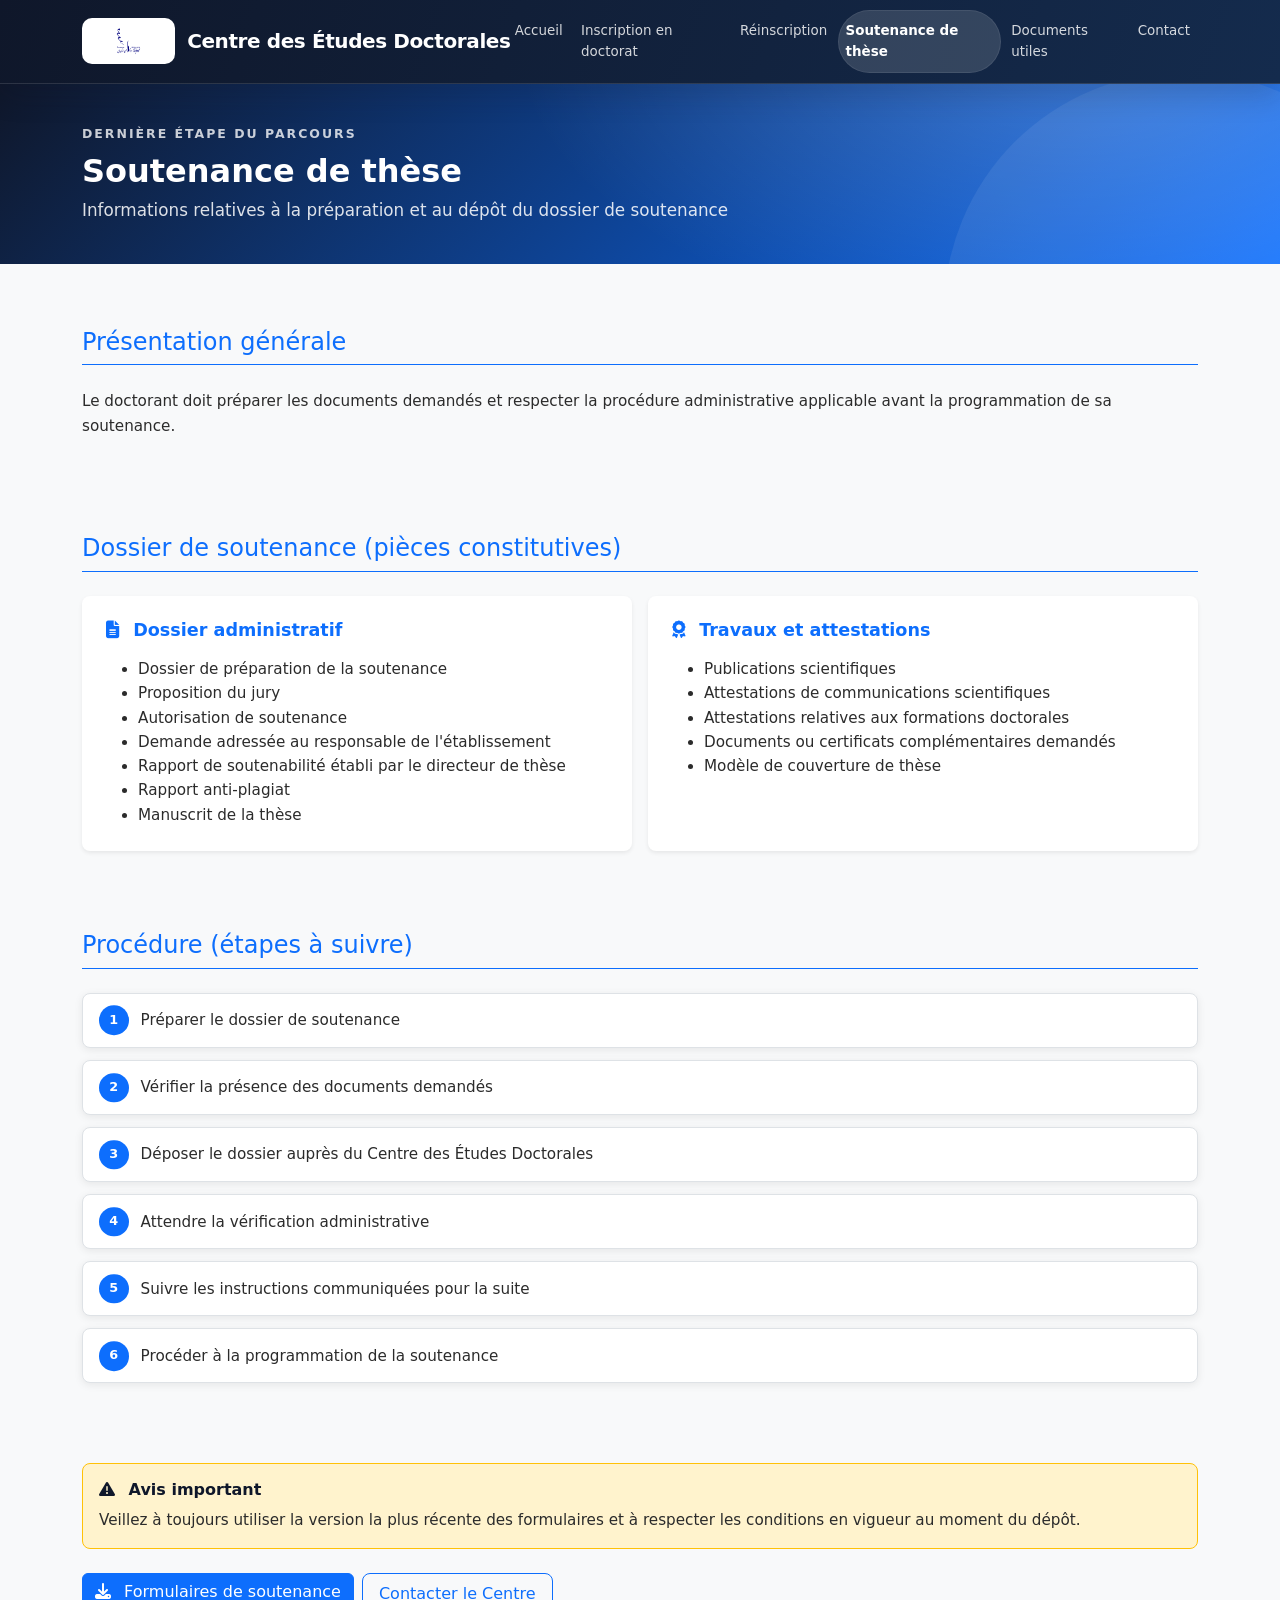
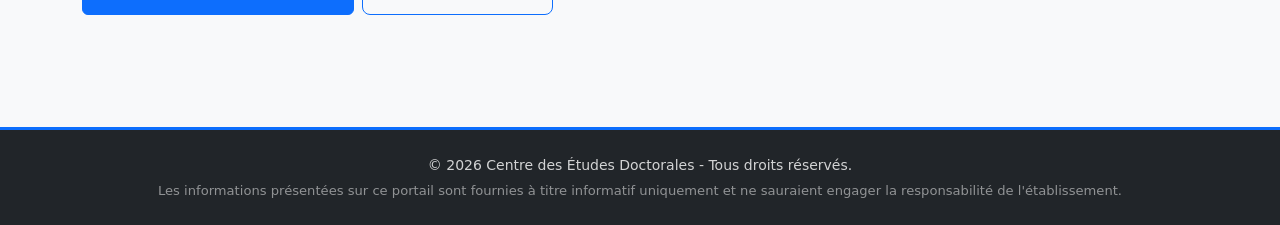
<file: WEB/Doctoral-Studies-Portal/soutenance.html>
<!doctype html>
<html lang="fr">
  <head>
    <meta charset="UTF-8" />
    <meta name="viewport" content="width=device-width, initial-scale=1.0" />
    <meta
      name="description"
      content="Préparation et dépôt du dossier de soutenance de thèse au Centre des Études Doctorales : pièces constitutives et étapes à suivre."
    />
    <meta name="theme-color" content="#0d6efd" />
    <title>Centre des Études Doctorales - Soutenance de thèse</title>
    <link rel="icon" href="assets/UNIVERSITE-IBN-TOFAIL.png" />
    <link rel="stylesheet" href="css/bootstrap.min.css" />
    <link rel="stylesheet" href="webfonts/fontawesome6/css/all.min.css" />
    <link rel="stylesheet" href="css/style.css" />
  </head>
  <body>
    <a class="skip-link" href="#contenu">Aller au contenu</a>

    <nav
      class="navbar navbar-expand-lg navbar-dark sticky-top"
      aria-label="Navigation principale"
    >
      <div class="container">
        <a class="navbar-brand d-flex align-items-center gap-2" href="index.html">
          <img
            class="brand-logo"
            src="assets/UNIVERSITE-IBN-TOFAIL.png"
            alt="Université Ibn Tofaïl"
            width="139"
            height="65"
          />
          <span class="brand-text">Centre des Études Doctorales</span>
        </a>
        <button
          class="navbar-toggler"
          type="button"
          data-bs-toggle="collapse"
          data-bs-target="#navbarNav"
          aria-controls="navbarNav"
          aria-expanded="false"
          aria-label="Ouvrir le menu de navigation"
        >
          <span class="navbar-toggler-icon"></span>
        </button>
        <div class="collapse navbar-collapse" id="navbarNav">
          <ul class="navbar-nav ms-auto">
            <li class="nav-item">
              <a class="nav-link" href="index.html">Accueil</a>
            </li>
            <li class="nav-item">
              <a class="nav-link" href="inscription.html">Inscription en doctorat</a>
            </li>
            <li class="nav-item">
              <a class="nav-link" href="reinscription.html">Réinscription</a>
            </li>
            <li class="nav-item">
              <a class="nav-link active" href="soutenance.html">Soutenance de thèse</a>
            </li>
            <li class="nav-item">
              <a class="nav-link" href="documents.html">Documents utiles</a>
            </li>
            <li class="nav-item">
              <a class="nav-link" href="contact.html">Contact</a>
            </li>
          </ul>
        </div>
      </div>
    </nav>

    <header class="page-hero page-hero--compact">
      <div class="container">
        <p class="eyebrow">Dernière étape du parcours</p>
        <h1 class="h2 fw-bold">Soutenance de thèse</h1>
        <p class="page-hero__lead">
          Informations relatives à la préparation et au dépôt du dossier de
          soutenance
        </p>
      </div>
    </header>

    <main class="container my-5" id="contenu" tabindex="-1">
      <section class="mb-5" aria-labelledby="presentation-title">
        <h2 id="presentation-title" class="pb-2 text-primary border-bottom h4">
          Présentation générale
        </h2>
        <p class="text-muted">
          Le doctorant doit préparer les documents demandés et respecter la
          procédure administrative applicable avant la programmation de sa
          soutenance.
        </p>
      </section>

      <section class="mb-5" aria-labelledby="dossier-title">
        <h2 id="dossier-title" class="pb-2 text-primary border-bottom h4">
          Dossier de soutenance (pièces constitutives)
        </h2>
        <div class="row row-cols-1 row-cols-md-2 g-3">
          <div class="col">
            <div class="card h-100 shadow-sm border-0">
              <div class="card-body">
                <h3 class="card-title text-primary h6 mb-3">
                  <i class="fa-solid fa-file-lines me-2" aria-hidden="true"></i>
                  Dossier administratif
                </h3>
                <ul class="mb-0 text-secondary">
                  <li>Dossier de préparation de la soutenance</li>
                  <li>Proposition du jury</li>
                  <li>Autorisation de soutenance</li>
                  <li>Demande adressée au responsable de l'établissement</li>
                  <li>Rapport de soutenabilité établi par le directeur de thèse</li>
                  <li>Rapport anti-plagiat</li>
                  <li>Manuscrit de la thèse</li>
                </ul>
              </div>
            </div>
          </div>
          <div class="col">
            <div class="card h-100 shadow-sm border-0">
              <div class="card-body">
                <h3 class="card-title text-primary h6 mb-3">
                  <i class="fa-solid fa-award me-2" aria-hidden="true"></i>
                  Travaux et attestations
                </h3>
                <ul class="mb-0 text-secondary">
                  <li>Publications scientifiques</li>
                  <li>Attestations de communications scientifiques</li>
                  <li>Attestations relatives aux formations doctorales</li>
                  <li>Documents ou certificats complémentaires demandés</li>
                  <li>Modèle de couverture de thèse</li>
                </ul>
              </div>
            </div>
          </div>
        </div>
      </section>

      <section class="mb-5" aria-labelledby="procedure-title">
        <h2 id="procedure-title" class="pb-2 text-primary border-bottom h4">
          Procédure (étapes à suivre)
        </h2>
        <ol class="procedure-list">
          <li>Préparer le dossier de soutenance</li>
          <li>Vérifier la présence des documents demandés</li>
          <li>Déposer le dossier auprès du Centre des Études Doctorales</li>
          <li>Attendre la vérification administrative</li>
          <li>Suivre les instructions communiquées pour la suite</li>
          <li>Procéder à la programmation de la soutenance</li>
        </ol>
      </section>

      <section class="mb-5">
        <div class="alert alert-warning mb-0" role="alert">
          <h2 class="alert-heading h6">
            <i class="fa-solid fa-triangle-exclamation me-2" aria-hidden="true"></i>
            Avis important
          </h2>
          <p class="mb-0">
            Veillez à toujours utiliser la version la plus récente des
            formulaires et à respecter les conditions en vigueur au moment du
            dépôt.
          </p>
        </div>

        <div class="mt-4 d-flex flex-wrap gap-2">
          <a class="btn btn-primary" href="documents.html">
            <i class="fa-solid fa-download me-2" aria-hidden="true"></i>
            Formulaires de soutenance
          </a>
          <a class="btn btn-outline-primary" href="contact.html">
            Contacter le Centre
          </a>
        </div>
      </section>
    </main>

    <footer class="py-4 bg-dark text-white text-center">
      <div class="container">
        <p class="mb-1">
          &copy; 2026 Centre des Études Doctorales - Tous droits réservés.
        </p>
        <p class="mb-0 text-muted small">
          Les informations présentées sur ce portail sont fournies à titre
          informatif uniquement et ne sauraient engager la responsabilité de
          l'établissement.
        </p>
      </div>
    </footer>

    <script src="js/bootstrap.bundle.min.js"></script>
    <script src="js/main.js"></script>
  </body>
</html>
</file>
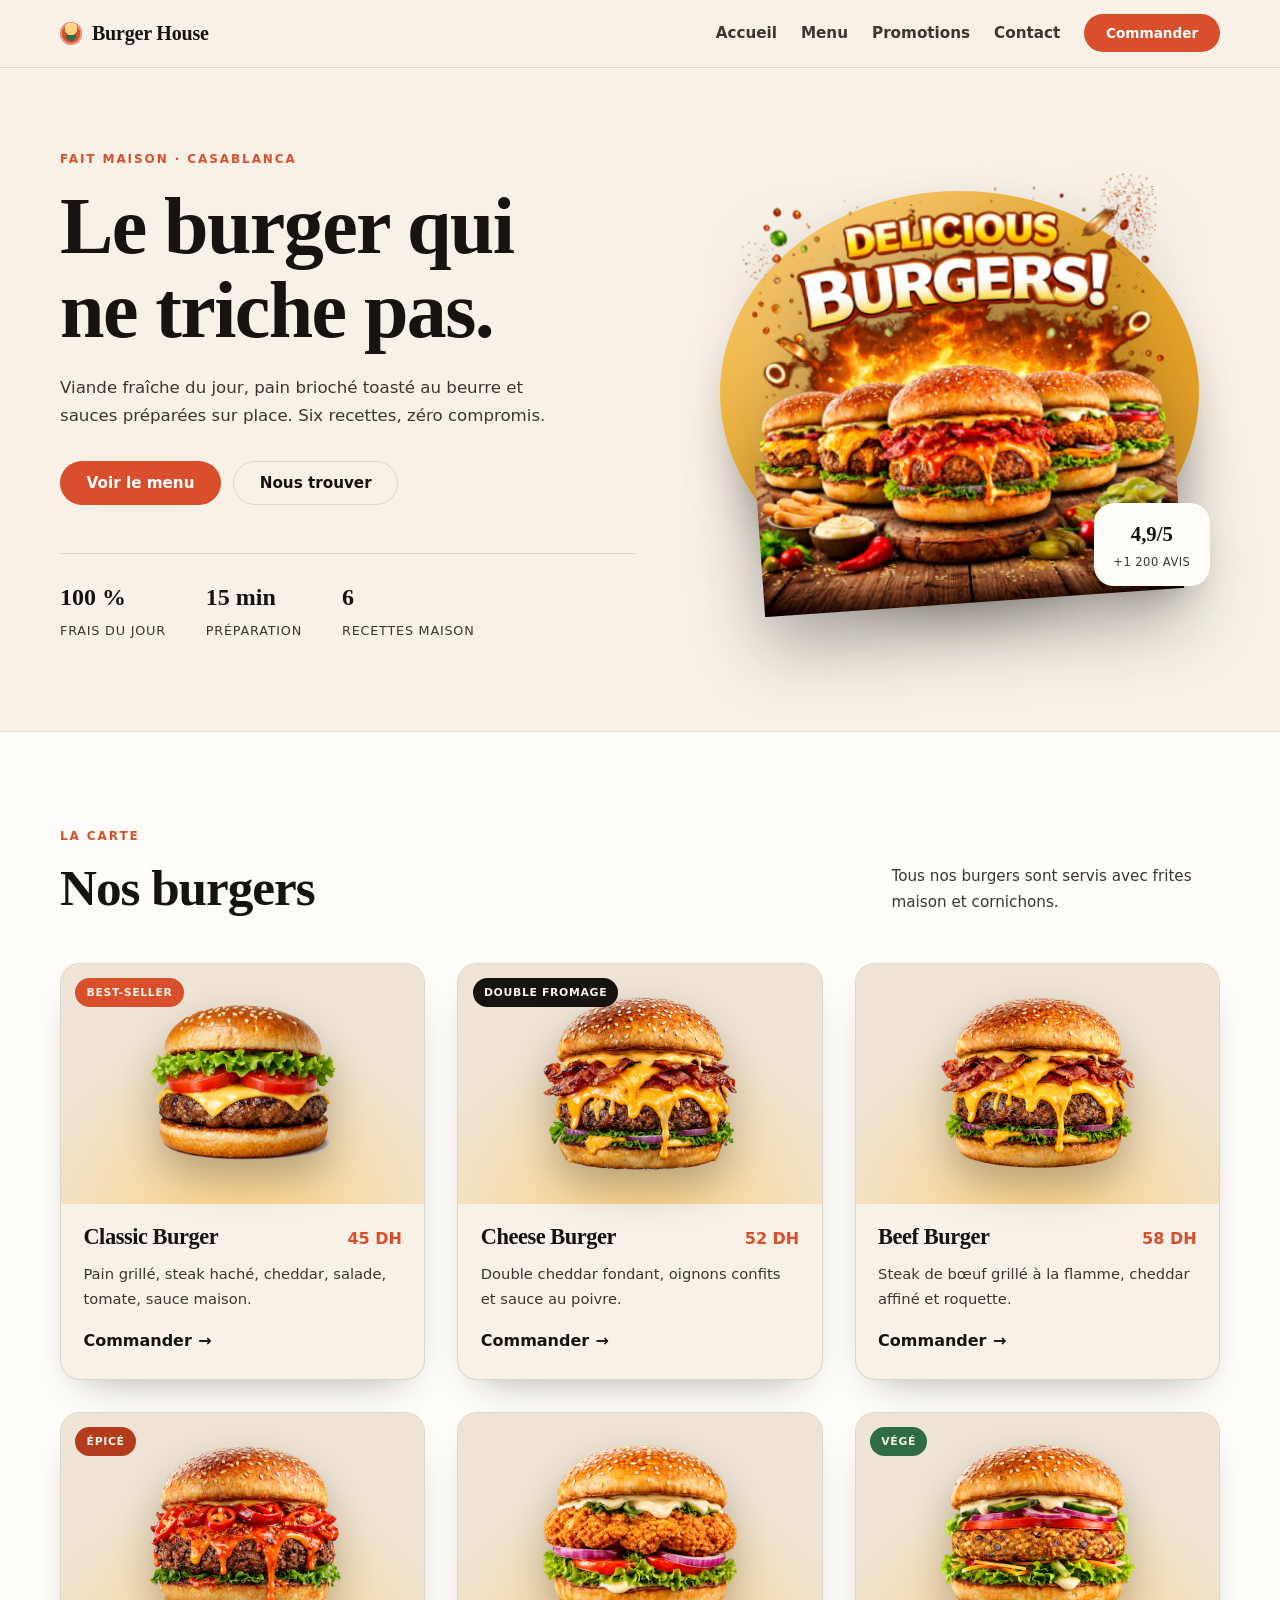
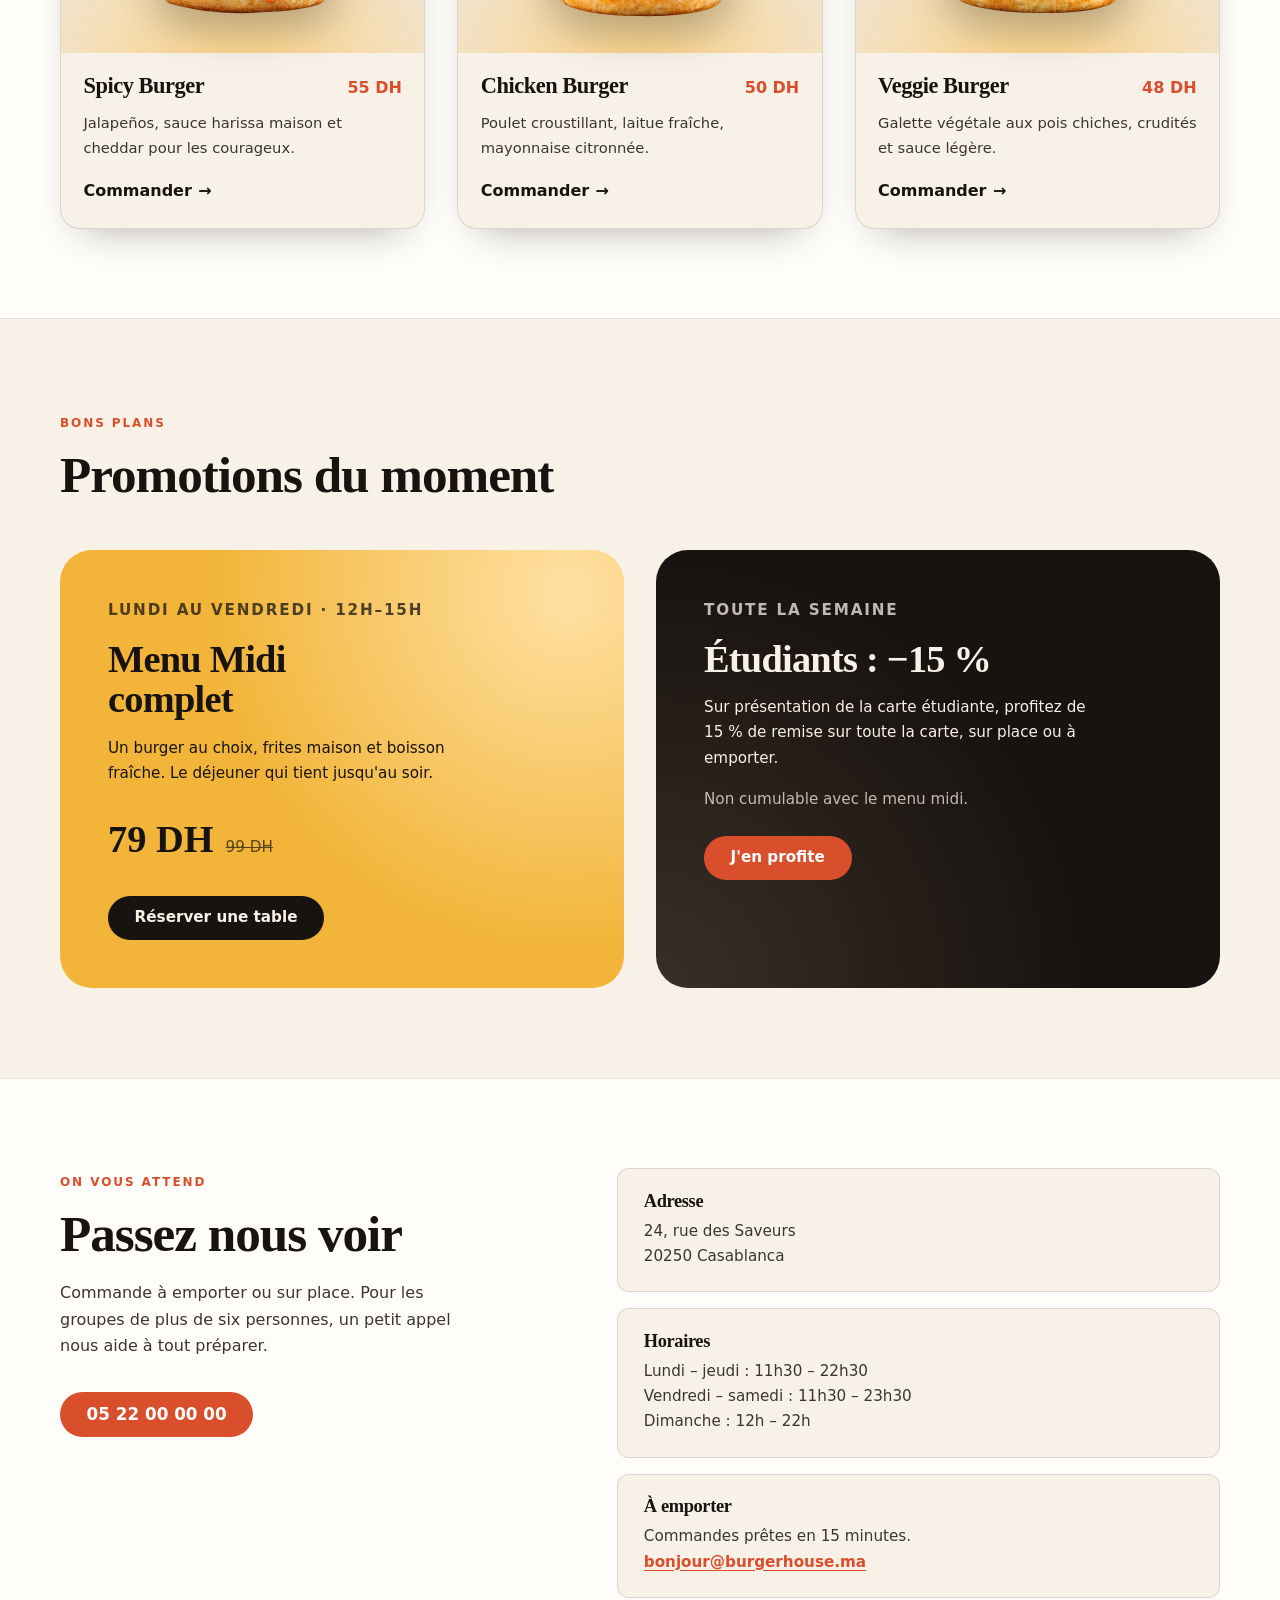
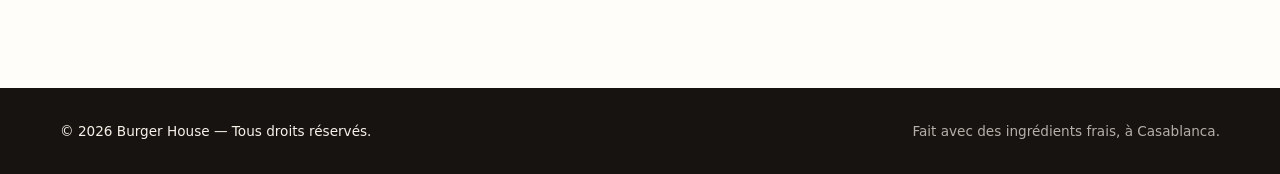
<file: WEB/Restaurant-Landing-Page/Accueil.html>
<!doctype html>
<html lang="fr">
  <head>
    <meta charset="UTF-8" />
    <meta name="viewport" content="width=device-width, initial-scale=1.0" />
    <meta
      name="description"
      content="Burger House — hamburgers faits maison, viande fraîche et recettes généreuses. Découvrez le menu, les promotions et nos coordonnées."
    />
    <meta name="theme-color" content="#171310" />
    <title>Burger House — Hamburgers faits maison</title>
    <link rel="stylesheet" href="css/css.css" />
  </head>

  <body>
    <a class="skip-link" href="#Menu">Aller au menu</a>

    <header class="site-header">
      <div class="shell site-header__inner">
        <a class="brand" href="#Accueil" aria-label="Burger House, retour à l'accueil">
          <span class="brand__mark" aria-hidden="true"></span>
          <span class="brand__name">Burger&nbsp;House</span>
        </a>

        <nav class="site-nav" aria-label="Navigation principale">
          <a href="#Accueil">Accueil</a>
          <a href="#Menu">Menu</a>
          <a href="#Promotions">Promotions</a>
          <a href="#Contact">Contact</a>
        </nav>

        <a class="btn btn--solid site-header__cta" href="#Contact">Commander</a>
      </div>
    </header>

    <main id="Accueil">
      <section class="hero">
        <div class="shell hero__inner">
          <div class="hero__text">
            <p class="eyebrow">Fait maison · Casablanca</p>
            <h1>Le burger qui ne triche pas.</h1>
            <p class="hero__lead">
              Viande fraîche du jour, pain brioché toasté au beurre et sauces
              préparées sur place. Six recettes, zéro compromis.
            </p>

            <div class="hero__actions">
              <a class="btn btn--solid" href="#Menu">Voir le menu</a>
              <a class="btn btn--ghost" href="#Contact">Nous trouver</a>
            </div>

            <dl class="hero__stats">
              <div>
                <dt>100&nbsp;%</dt>
                <dd>Frais du jour</dd>
              </div>
              <div>
                <dt>15 min</dt>
                <dd>Préparation</dd>
              </div>
              <div>
                <dt>6</dt>
                <dd>Recettes maison</dd>
              </div>
            </dl>
          </div>

          <div class="hero__visual">
            <div class="hero__disc" aria-hidden="true"></div>
            <img
              class="hero__image"
              src="images/burgershero400.png"
              alt="Burger maison garni de fromage fondu, salade et tomate"
              width="400"
              height="400"
              fetchpriority="high"
            />
            <div class="hero__badge">
              <strong>4,9/5</strong>
              <span>+1 200 avis</span>
            </div>
          </div>
        </div>
      </section>

      <section class="menu" id="Menu" aria-labelledby="menu-title">
        <div class="shell">
          <div class="section-head">
            <div>
              <p class="eyebrow">La carte</p>
              <h2 id="menu-title">Nos burgers</h2>
            </div>
            <p class="section-head__note">
              Tous nos burgers sont servis avec frites maison et cornichons.
            </p>
          </div>

          <div class="products-grid">
            <article class="card">
              <div class="card__media">
                <img
                  src="images/classicburger.png"
                  alt="Classic Burger"
                  width="200"
                  height="200"
                  loading="lazy"
                />
                <span class="tag tag--best">Best-seller</span>
              </div>
              <div class="card__body">
                <div class="card__title-row">
                  <h3>Classic Burger</h3>
                  <span class="price">45&nbsp;DH</span>
                </div>
                <p>Pain grillé, steak haché, cheddar, salade, tomate, sauce maison.</p>
                <a class="card__cta" href="#Contact">
                  Commander
                  <span aria-hidden="true">→</span>
                </a>
              </div>
            </article>

            <article class="card">
              <div class="card__media">
                <img
                  src="images/cheezeburger.png"
                  alt="Cheese Burger"
                  width="200"
                  height="200"
                  loading="lazy"
                />
                <span class="tag">Double fromage</span>
              </div>
              <div class="card__body">
                <div class="card__title-row">
                  <h3>Cheese Burger</h3>
                  <span class="price">52&nbsp;DH</span>
                </div>
                <p>Double cheddar fondant, oignons confits et sauce au poivre.</p>
                <a class="card__cta" href="#Contact">
                  Commander
                  <span aria-hidden="true">→</span>
                </a>
              </div>
            </article>

            <article class="card">
              <div class="card__media">
                <img
                  src="images/beefburger.png"
                  alt="Beef Burger"
                  width="200"
                  height="200"
                  loading="lazy"
                />
              </div>
              <div class="card__body">
                <div class="card__title-row">
                  <h3>Beef Burger</h3>
                  <span class="price">58&nbsp;DH</span>
                </div>
                <p>Steak de bœuf grillé à la flamme, cheddar affiné et roquette.</p>
                <a class="card__cta" href="#Contact">
                  Commander
                  <span aria-hidden="true">→</span>
                </a>
              </div>
            </article>

            <article class="card">
              <div class="card__media">
                <img
                  src="images/spicyburger.png"
                  alt="Spicy Burger"
                  width="200"
                  height="200"
                  loading="lazy"
                />
                <span class="tag tag--hot">Épicé</span>
              </div>
              <div class="card__body">
                <div class="card__title-row">
                  <h3>Spicy Burger</h3>
                  <span class="price">55&nbsp;DH</span>
                </div>
                <p>Jalapeños, sauce harissa maison et cheddar pour les courageux.</p>
                <a class="card__cta" href="#Contact">
                  Commander
                  <span aria-hidden="true">→</span>
                </a>
              </div>
            </article>

            <article class="card">
              <div class="card__media">
                <img
                  src="images/chickenburger.png"
                  alt="Chicken Burger"
                  width="200"
                  height="200"
                  loading="lazy"
                />
              </div>
              <div class="card__body">
                <div class="card__title-row">
                  <h3>Chicken Burger</h3>
                  <span class="price">50&nbsp;DH</span>
                </div>
                <p>Poulet croustillant, laitue fraîche, mayonnaise citronnée.</p>
                <a class="card__cta" href="#Contact">
                  Commander
                  <span aria-hidden="true">→</span>
                </a>
              </div>
            </article>

            <article class="card">
              <div class="card__media">
                <img
                  src="images/veggieburger.png"
                  alt="Veggie Burger"
                  width="200"
                  height="200"
                  loading="lazy"
                />
                <span class="tag tag--veg">Végé</span>
              </div>
              <div class="card__body">
                <div class="card__title-row">
                  <h3>Veggie Burger</h3>
                  <span class="price">48&nbsp;DH</span>
                </div>
                <p>Galette végétale aux pois chiches, crudités et sauce légère.</p>
                <a class="card__cta" href="#Contact">
                  Commander
                  <span aria-hidden="true">→</span>
                </a>
              </div>
            </article>
          </div>
        </div>
      </section>

      <section class="promotions" id="Promotions" aria-labelledby="promos-title">
        <div class="shell">
          <div class="section-head">
            <div>
              <p class="eyebrow">Bons plans</p>
              <h2 id="promos-title">Promotions du moment</h2>
            </div>
          </div>

          <div class="promos-grid">
            <article class="promo promo--sun">
              <p class="promo__kicker">Lundi au vendredi · 12h–15h</p>
              <h3>Menu Midi complet</h3>
              <p>
                Un burger au choix, frites maison et boisson fraîche. Le
                déjeuner qui tient jusqu'au soir.
              </p>
              <p class="promo__price">
                <span>79 DH</span>
                <s>99 DH</s>
              </p>
              <a class="btn btn--dark" href="#Contact">Réserver une table</a>
            </article>

            <article class="promo promo--ink">
              <p class="promo__kicker">Toute la semaine</p>
              <h3>Étudiants : −15&nbsp;%</h3>
              <p>
                Sur présentation de la carte étudiante, profitez de 15&nbsp;% de
                remise sur toute la carte, sur place ou à emporter.
              </p>
              <p class="promo__meta">Non cumulable avec le menu midi.</p>
              <a class="btn btn--solid" href="#Contact">J'en profite</a>
            </article>
          </div>
        </div>
      </section>

      <section class="contact" id="Contact" aria-labelledby="contact-title">
        <div class="shell contact__inner">
          <div class="contact__text">
            <p class="eyebrow">On vous attend</p>
            <h2 id="contact-title">Passez nous voir</h2>
            <p class="contact__lead">
              Commande à emporter ou sur place. Pour les groupes de plus de six
              personnes, un petit appel nous aide à tout préparer.
            </p>

            <a class="btn btn--solid contact__phone" href="tel:+212522000000">
              05 22 00 00 00
            </a>
          </div>

          <div class="contact__cards">
            <div class="info-card">
              <h3>Adresse</h3>
              <p>24, rue des Saveurs<br />20250 Casablanca</p>
            </div>

            <div class="info-card">
              <h3>Horaires</h3>
              <p>
                Lundi – jeudi : 11h30 – 22h30<br />
                Vendredi – samedi : 11h30 – 23h30<br />
                Dimanche : 12h – 22h
              </p>
            </div>

            <div class="info-card">
              <h3>À emporter</h3>
              <p>
                Commandes prêtes en 15 minutes.<br />
                <a href="mailto:bonjour@burgerhouse.ma">bonjour@burgerhouse.ma</a>
              </p>
            </div>
          </div>
        </div>
      </section>
    </main>

    <footer class="site-footer">
      <div class="shell site-footer__inner">
        <p>&copy; 2026 Burger House — Tous droits réservés.</p>
        <p class="site-footer__note">Fait avec des ingrédients frais, à Casablanca.</p>
      </div>
    </footer>
  </body>
</html>
</file>
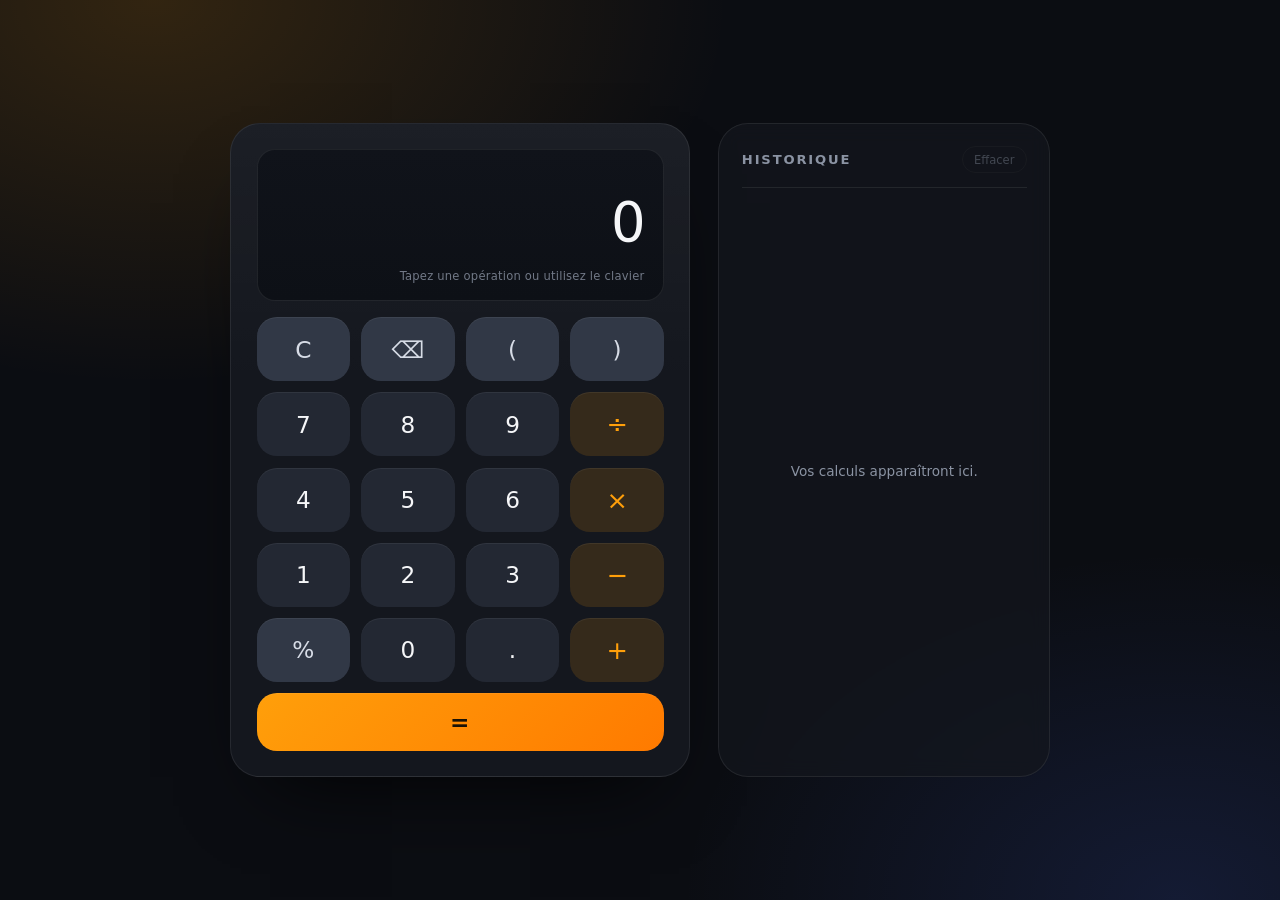
<file: WEB/Vanilla-JS-Calculator/Calculatrice.html>
<!doctype html>
<html lang="fr">
  <head>
    <meta charset="UTF-8" />
    <meta name="viewport" content="width=device-width, initial-scale=1.0" />
    <meta
      name="description"
      content="Calculatrice web moderne : opérations de base, parenthèses, pourcentages, historique et prise en charge du clavier."
    />
    <meta name="theme-color" content="#0d0f14" />
    <title>Calculatrice</title>
    <link rel="stylesheet" href="Calculatrice.css" />
  </head>

  <body>
    <main class="app" aria-label="Calculatrice">
      <section class="calculator" aria-label="Clavier de la calculatrice">
        <h1 class="visually-hidden">Calculatrice</h1>
        <div class="screen">
          <p class="screen__expression" id="expression" aria-hidden="true"></p>
          <output
            class="screen__result"
            id="result"
            aria-live="polite"
            aria-atomic="true"
          >
            0
          </output>
          <p class="screen__hint" id="hint">Tapez une opération ou utilisez le clavier</p>
        </div>

        <div class="keypad" id="keypad">
          <button type="button" class="key key--function" data-action="clear" aria-label="Tout effacer">C</button>
          <button type="button" class="key key--function" data-action="backspace" aria-label="Effacer le dernier caractère">⌫</button>
          <button type="button" class="key key--function" data-value="(" aria-label="Parenthèse ouvrante">(</button>
          <button type="button" class="key key--function" data-value=")" aria-label="Parenthèse fermante">)</button>

          <button type="button" class="key" data-value="7">7</button>
          <button type="button" class="key" data-value="8">8</button>
          <button type="button" class="key" data-value="9">9</button>
          <button type="button" class="key key--operator" data-value="/" aria-label="Diviser">÷</button>

          <button type="button" class="key" data-value="4">4</button>
          <button type="button" class="key" data-value="5">5</button>
          <button type="button" class="key" data-value="6">6</button>
          <button type="button" class="key key--operator" data-value="*" aria-label="Multiplier">×</button>

          <button type="button" class="key" data-value="1">1</button>
          <button type="button" class="key" data-value="2">2</button>
          <button type="button" class="key" data-value="3">3</button>
          <button type="button" class="key key--operator" data-value="-" aria-label="Soustraire">−</button>

          <button type="button" class="key key--function" data-value="%" aria-label="Pourcentage">%</button>
          <button type="button" class="key" data-value="0">0</button>
          <button type="button" class="key" data-value="." aria-label="Virgule décimale">.</button>
          <button type="button" class="key key--operator" data-value="+" aria-label="Additionner">+</button>

          <button type="button" class="key key--equals" data-action="equals" aria-label="Calculer le résultat">=</button>
        </div>
      </section>

      <aside class="history" aria-labelledby="history-title">
        <div class="history__head">
          <h2 id="history-title">Historique</h2>
          <button type="button" class="history__clear" id="clear-history">
            Effacer
          </button>
        </div>
        <p class="history__empty" id="history-empty">
          Vos calculs apparaîtront ici.
        </p>
        <ol class="history__list" id="history-list"></ol>
      </aside>
    </main>

    <script src="Calculatrice.js"></script>
  </body>
</html>
</file>
<file: WEB/Restaurant-Landing-Page/css/css.css>
/* ==========================================================================
   Burger House — feuille de styles unique
   1. Jetons de design
   2. Base
   3. Composants partagés
   4. En-tête
   5. Héro
   6. Menu
   7. Promotions
   8. Contact
   9. Pied de page
   10. Responsive
   ========================================================================== */

/* 1. Jetons de design --------------------------------------------------- */
:root {
  --ink: #171310;
  --ink-soft: #3d352e;
  --cream: #f7f1e7;
  --cream-deep: #efe5d6;
  --paper: #fffdf9;
  --tomato: #d94f2b;
  --tomato-dark: #b23c1d;
  --mustard: #f2b53a;
  --mustard-soft: #ffd27f;
  --green: #2f6b45;
  --line: rgba(23, 19, 16, 0.12);

  --radius-sm: 12px;
  --radius-md: 20px;
  --radius-lg: 32px;

  --shadow-card: 0 18px 40px -24px rgba(23, 19, 16, 0.45);
  --shadow-lift: 0 28px 60px -28px rgba(23, 19, 16, 0.55);

  --shell: min(1160px, 92vw);
  --space-section: clamp(3.5rem, 7vw, 6rem);

  --font-body: ui-sans-serif, system-ui, "Segoe UI", Roboto, Helvetica, Arial,
    sans-serif;
  --font-display: ui-serif, Georgia, "Times New Roman", serif;
}

/* 2. Base --------------------------------------------------------------- */
*,
*::before,
*::after {
  box-sizing: border-box;
}

html {
  scroll-behavior: smooth;
  scroll-padding-top: 6rem;
}

body {
  margin: 0;
  font-family: var(--font-body);
  font-size: 1rem;
  line-height: 1.65;
  color: var(--ink);
  background-color: var(--cream);
  -webkit-font-smoothing: antialiased;
  text-rendering: optimizeLegibility;
}

h1,
h2,
h3 {
  margin: 0;
  font-family: var(--font-display);
  font-weight: 700;
  line-height: 1.05;
  letter-spacing: -0.02em;
  text-wrap: balance;
}

p {
  margin: 0;
}

img {
  display: block;
  max-width: 100%;
  height: auto;
}

a {
  color: inherit;
  text-decoration: none;
}

:focus-visible {
  outline: 3px solid var(--tomato);
  outline-offset: 3px;
  border-radius: 4px;
}

.skip-link {
  position: absolute;
  left: 1rem;
  top: -4rem;
  z-index: 100;
  padding: 0.75rem 1.25rem;
  border-radius: 999px;
  background: var(--ink);
  color: var(--cream);
  font-weight: 600;
  transition: top 0.2s ease;
}

.skip-link:focus-visible {
  top: 1rem;
}

/* 3. Composants partagés ------------------------------------------------ */
.shell {
  width: var(--shell);
  margin-inline: auto;
}

.eyebrow {
  display: inline-block;
  margin-bottom: 0.9rem;
  font-size: 0.75rem;
  font-weight: 700;
  letter-spacing: 0.16em;
  text-transform: uppercase;
  color: var(--tomato);
}

.btn {
  display: inline-flex;
  align-items: center;
  justify-content: center;
  gap: 0.5rem;
  padding: 0.85rem 1.6rem;
  border: 1px solid transparent;
  border-radius: 999px;
  font-size: 0.95rem;
  font-weight: 700;
  line-height: 1;
  cursor: pointer;
  transition:
    transform 0.18s ease,
    background-color 0.18s ease,
    color 0.18s ease,
    border-color 0.18s ease;
}

.btn:hover {
  transform: translateY(-2px);
}

.btn--solid {
  background: var(--tomato);
  color: #fff;
}

.btn--solid:hover {
  background: var(--tomato-dark);
}

.btn--ghost {
  border-color: var(--line);
  color: var(--ink);
  background: transparent;
}

.btn--ghost:hover {
  border-color: var(--ink);
  background: rgba(23, 19, 16, 0.04);
}

.btn--dark {
  background: var(--ink);
  color: var(--cream);
}

.btn--dark:hover {
  background: #2b241e;
}

.section-head {
  display: flex;
  flex-wrap: wrap;
  align-items: end;
  justify-content: space-between;
  gap: 1rem 2rem;
  margin-bottom: clamp(2rem, 4vw, 3rem);
}

.section-head h2 {
  font-size: clamp(2rem, 4vw, 3.2rem);
}

.section-head__note {
  max-width: 34ch;
  color: var(--ink-soft);
  font-size: 0.95rem;
}

/* 4. En-tête ------------------------------------------------------------ */
.site-header {
  position: sticky;
  top: 0;
  z-index: 50;
  background: color-mix(in srgb, var(--cream) 88%, transparent);
  border-bottom: 1px solid var(--line);
  backdrop-filter: blur(14px);
}

.site-header__inner {
  display: flex;
  align-items: center;
  gap: 1.5rem;
  padding-block: 0.9rem;
}

.brand {
  display: inline-flex;
  align-items: center;
  gap: 0.6rem;
  font-family: var(--font-display);
  font-size: 1.25rem;
  font-weight: 700;
  letter-spacing: -0.01em;
  white-space: nowrap;
}

.brand__mark {
  width: 1.4rem;
  height: 1.4rem;
  border-radius: 50%;
  background:
    radial-gradient(circle at 50% 30%, var(--mustard-soft) 0 32%, transparent 33%),
    radial-gradient(circle at 50% 62%, var(--green) 0 26%, transparent 27%),
    var(--tomato);
  box-shadow: inset 0 0 0 2px rgba(255, 255, 255, 0.4);
}

.site-nav {
  display: flex;
  flex-wrap: wrap;
  gap: 0.35rem 1.5rem;
  margin-left: auto;
  font-size: 0.95rem;
  font-weight: 600;
}

.site-nav a {
  position: relative;
  padding-block: 0.25rem;
  color: var(--ink-soft);
  transition: color 0.18s ease;
}

.site-nav a::after {
  content: "";
  position: absolute;
  left: 0;
  bottom: 0;
  width: 100%;
  height: 2px;
  background: var(--tomato);
  transform: scaleX(0);
  transform-origin: left;
  transition: transform 0.22s ease;
}

.site-nav a:hover {
  color: var(--ink);
}

.site-nav a:hover::after,
.site-nav a:focus-visible::after {
  transform: scaleX(1);
}

.site-header__cta {
  padding: 0.7rem 1.3rem;
  font-size: 0.85rem;
}

/* 5. Héro --------------------------------------------------------------- */
.hero {
  padding-block: clamp(2.5rem, 6vw, 5rem) var(--space-section);
}

.hero__inner {
  display: grid;
  grid-template-columns: minmax(0, 1.05fr) minmax(0, 0.95fr);
  align-items: center;
  gap: clamp(2rem, 5vw, 4.5rem);
}

.hero h1 {
  max-width: 12ch;
  font-size: clamp(2.8rem, 6.4vw, 5rem);
}

.hero__lead {
  max-width: 46ch;
  margin-top: 1.4rem;
  color: var(--ink-soft);
  font-size: clamp(1rem, 1.3vw, 1.1rem);
}

.hero__actions {
  display: flex;
  flex-wrap: wrap;
  gap: 0.75rem;
  margin-top: 2rem;
}

.hero__stats {
  display: flex;
  flex-wrap: wrap;
  gap: 1.5rem 2.5rem;
  margin: clamp(2.2rem, 4vw, 3rem) 0 0;
  padding-top: 1.5rem;
  border-top: 1px solid var(--line);
}

.hero__stats div {
  display: grid;
  gap: 0.15rem;
}

.hero__stats dt {
  font-family: var(--font-display);
  font-size: 1.5rem;
  font-weight: 700;
}

.hero__stats dd {
  margin: 0;
  font-size: 0.8rem;
  letter-spacing: 0.06em;
  text-transform: uppercase;
  color: var(--ink-soft);
}

.hero__visual {
  position: relative;
  display: grid;
  place-items: center;
  min-height: clamp(280px, 38vw, 460px);
}

.hero__disc {
  position: absolute;
  inset: 6% 4%;
  border-radius: 50%;
  background:
    radial-gradient(circle at 30% 25%, var(--mustard-soft), transparent 55%),
    linear-gradient(140deg, var(--mustard), #e09a1f);
  box-shadow: var(--shadow-lift);
}

.hero__image {
  position: relative;
  width: min(88%, 420px);
  filter: drop-shadow(0 30px 35px rgba(23, 19, 16, 0.35));
  transform: rotate(-4deg);
}

.hero__badge {
  position: absolute;
  right: 2%;
  bottom: 8%;
  display: grid;
  gap: 0.1rem;
  padding: 0.9rem 1.2rem;
  border-radius: var(--radius-md);
  background: var(--paper);
  box-shadow: var(--shadow-card);
  text-align: center;
}

.hero__badge strong {
  font-family: var(--font-display);
  font-size: 1.3rem;
}

.hero__badge span {
  font-size: 0.72rem;
  letter-spacing: 0.04em;
  text-transform: uppercase;
  color: var(--ink-soft);
}

/* 6. Menu --------------------------------------------------------------- */
.menu {
  padding-block: var(--space-section);
  background: var(--paper);
  border-block: 1px solid var(--line);
}

.products-grid {
  display: grid;
  grid-template-columns: repeat(auto-fit, minmax(min(100%, 280px), 1fr));
  gap: clamp(1.25rem, 2.5vw, 2rem);
}

.card {
  display: flex;
  flex-direction: column;
  overflow: hidden;
  border: 1px solid var(--line);
  border-radius: var(--radius-md);
  background: var(--cream);
  box-shadow: var(--shadow-card);
  transition:
    transform 0.25s ease,
    box-shadow 0.25s ease;
}

.card:hover {
  transform: translateY(-6px);
  box-shadow: var(--shadow-lift);
}

.card__media {
  position: relative;
  display: grid;
  place-items: center;
  min-height: 190px;
  padding: 1.25rem;
  background:
    radial-gradient(circle at 50% 120%, var(--mustard-soft), transparent 70%),
    var(--cream-deep);
}

.card__media img {
  width: 100%;
  max-width: 200px;
  filter: drop-shadow(0 18px 20px rgba(23, 19, 16, 0.28));
  transition: transform 0.35s ease;
}

.card:hover .card__media img {
  transform: scale(1.06) rotate(-2deg);
}

.tag {
  position: absolute;
  top: 0.9rem;
  left: 0.9rem;
  padding: 0.35rem 0.7rem;
  border-radius: 999px;
  background: var(--ink);
  color: var(--cream);
  font-size: 0.68rem;
  font-weight: 700;
  letter-spacing: 0.06em;
  text-transform: uppercase;
}

.tag--best {
  background: var(--tomato);
}

.tag--hot {
  background: var(--tomato-dark);
}

.tag--veg {
  background: var(--green);
}

.card__body {
  display: flex;
  flex: 1;
  flex-direction: column;
  gap: 0.6rem;
  padding: 1.35rem 1.4rem 1.5rem;
}

.card__title-row {
  display: flex;
  align-items: baseline;
  justify-content: space-between;
  gap: 1rem;
}

.card__title-row h3 {
  font-size: 1.4rem;
}

.price {
  font-weight: 700;
  color: var(--tomato);
  white-space: nowrap;
}

.card__body p {
  color: var(--ink-soft);
  font-size: 0.92rem;
}

.card__cta {
  display: inline-flex;
  align-items: center;
  gap: 0.4rem;
  margin-top: auto;
  padding-top: 0.5rem;
  font-weight: 700;
  color: var(--ink);
}

.card__cta span {
  transition: transform 0.2s ease;
}

.card__cta:hover span {
  transform: translateX(4px);
}

/* 7. Promotions --------------------------------------------------------- */
.promotions {
  padding-block: var(--space-section);
}

.promos-grid {
  display: grid;
  grid-template-columns: repeat(auto-fit, minmax(min(100%, 300px), 1fr));
  gap: clamp(1.25rem, 2.5vw, 2rem);
}

.promo {
  display: grid;
  align-content: start;
  gap: 1rem;
  padding: clamp(1.75rem, 4vw, 3rem);
  border-radius: var(--radius-lg);
}

.promo--sun {
  background:
    radial-gradient(circle at 90% 10%, #ffe1a3, transparent 55%),
    var(--mustard);
  color: var(--ink);
}

.promo--ink {
  background:
    radial-gradient(circle at 0% 100%, #3a2f26, transparent 60%),
    var(--ink);
  color: var(--cream);
}

.promo__kicker {
  font-size: 0.75rem;
  font-weight: 700;
  letter-spacing: 0.12em;
  text-transform: uppercase;
  opacity: 0.75;
}

.promo h3 {
  max-width: 16ch;
  font-size: clamp(1.8rem, 3vw, 2.5rem);
}

.promo p {
  max-width: 40ch;
  font-size: 0.95rem;
}

.promo__price {
  display: flex;
  align-items: baseline;
  gap: 0.75rem;
  margin-top: 0.4rem;
}

.promo__price span {
  font-family: var(--font-display);
  font-size: 2.4rem;
  font-weight: 700;
}

.promo__price s {
  opacity: 0.7;
}

.promo__meta {
  opacity: 0.75;
  font-size: 0.85rem;
}

.promo .btn {
  justify-self: start;
  margin-top: 0.5rem;
}

/* 8. Contact ------------------------------------------------------------ */
.contact {
  padding-block: var(--space-section);
  background: var(--paper);
  border-top: 1px solid var(--line);
}

.contact__inner {
  display: grid;
  grid-template-columns: minmax(0, 0.9fr) minmax(0, 1.1fr);
  gap: clamp(2rem, 5vw, 4rem);
  align-items: start;
}

.contact h2 {
  font-size: clamp(2rem, 4vw, 3.2rem);
}

.contact__lead {
  max-width: 40ch;
  margin-top: 1.2rem;
  color: var(--ink-soft);
}

.contact__phone {
  margin-top: 2rem;
  font-size: 1.05rem;
  font-weight: 700;
}

.contact__cards {
  display: grid;
  gap: 1rem;
}

.info-card {
  padding: 1.4rem 1.6rem;
  border: 1px solid var(--line);
  border-radius: var(--radius-sm);
  background: var(--cream);
}

.info-card h3 {
  margin-bottom: 0.5rem;
  font-size: 1.15rem;
}

.info-card p {
  color: var(--ink-soft);
  font-size: 0.95rem;
}

.info-card a {
  color: var(--tomato);
  font-weight: 600;
  text-decoration: underline;
  text-underline-offset: 3px;
}

/* 9. Pied de page ------------------------------------------------------- */
.site-footer {
  padding-block: 2rem;
  background: var(--ink);
  color: var(--cream);
}

.site-footer__inner {
  display: flex;
  flex-wrap: wrap;
  align-items: center;
  justify-content: space-between;
  gap: 0.75rem 2rem;
  font-size: 0.85rem;
}

.site-footer__note {
  opacity: 0.7;
}

/* 10. Responsive -------------------------------------------------------- */
@media (max-width: 960px) {
  .hero__inner {
    grid-template-columns: 1fr;
    text-align: center;
  }

  .hero__text {
    display: grid;
    justify-items: center;
  }

  .hero h1 {
    max-width: 18ch;
  }

  .hero__lead {
    margin-inline: auto;
  }

  .hero__stats {
    justify-content: center;
    width: 100%;
  }

  .contact__inner {
    grid-template-columns: 1fr;
  }
}

@media (max-width: 760px) {
  .site-header__inner {
    flex-wrap: wrap;
    row-gap: 0.4rem;
  }

  .site-nav {
    order: 3;
    width: 100%;
    justify-content: space-between;
    margin-left: 0;
    border-top: 1px solid var(--line);
    padding-top: 0.5rem;
  }

  .site-header__cta {
    margin-left: auto;
  }
}

@media (max-width: 520px) {
  .hero__stats {
    gap: 1rem 1.75rem;
  }

  .hero__stats dt {
    font-size: 1.25rem;
  }

  .hero__badge {
    right: 0;
    bottom: 0;
    padding: 0.7rem 0.9rem;
  }

  .promo__price span {
    font-size: 2rem;
  }

  .site-footer__inner {
    justify-content: center;
    text-align: center;
  }
}

@media (prefers-reduced-motion: reduce) {
  html {
    scroll-behavior: auto;
  }

  *,
  *::before,
  *::after {
    transition-duration: 0.01ms !important;
    animation-duration: 0.01ms !important;
  }
}
</file>
<file: WEB/Vanilla-JS-Calculator/Calculatrice.css>
/* ==========================================================================
   Calculatrice — feuille de styles unique
   1. Jetons
   2. Base
   3. Écran
   4. Clavier
   5. Historique
   6. Responsive
   7. Animations réduites
   ========================================================================== */

/* 1. Jetons ------------------------------------------------------------- */
:root {
  --bg: #0b0d12;
  --bg-glow-one: rgba(255, 159, 10, 0.16);
  --bg-glow-two: rgba(74, 111, 255, 0.14);

  --panel: #14171e;
  --panel-raised: #1b1f27;
  --panel-line: rgba(255, 255, 255, 0.08);

  --text: #f5f6f8;
  --text-muted: #8b93a3;

  --key: #232833;
  --key-hover: #2c323f;
  --key-function: #313846;
  --key-function-hover: #3b4353;
  --key-operator: #ff9f0a;
  --key-operator-hover: #ffb03a;
  --key-equals: linear-gradient(135deg, #ff9f0a, #ff7a00);

  --radius-card: 30px;
  --radius-key: 20px;
  --shadow-card: 0 40px 80px -40px rgba(0, 0, 0, 0.9);
  --shadow-key: inset 0 1px 0 rgba(255, 255, 255, 0.06);

  --font: ui-sans-serif, system-ui, -apple-system, "Segoe UI", Roboto,
    Helvetica, Arial, sans-serif;
  --ease: cubic-bezier(0.22, 1, 0.36, 1);
}

/* 2. Base --------------------------------------------------------------- */
*,
*::before,
*::after {
  box-sizing: border-box;
}

html {
  color-scheme: dark;
}

body {
  min-height: 100vh;
  margin: 0;
  padding: clamp(1rem, 4vw, 3rem);
  display: grid;
  place-items: center;
  font-family: var(--font);
  color: var(--text);
  background:
    radial-gradient(60rem 40rem at 12% 0%, var(--bg-glow-one), transparent 60%),
    radial-gradient(50rem 35rem at 92% 100%, var(--bg-glow-two), transparent 62%),
    var(--bg);
  -webkit-font-smoothing: antialiased;
}

button {
  font: inherit;
  color: inherit;
  border: 0;
  cursor: pointer;
}

button:focus-visible {
  outline: 2px solid #ffd27f;
  outline-offset: 3px;
}

.visually-hidden {
  position: absolute !important;
  width: 1px;
  height: 1px;
  padding: 0;
  margin: -1px;
  overflow: hidden;
  clip: rect(0, 0, 0, 0);
  clip-path: inset(50%);
  white-space: nowrap;
  border: 0;
}

/* 3. Écran -------------------------------------------------------------- */
.app {
  width: min(100%, 820px);
  display: grid;
  grid-template-columns: minmax(0, 1fr) minmax(0, 0.72fr);
  gap: clamp(1rem, 2.4vw, 1.75rem);
  align-items: stretch;
}

.calculator {
  display: flex;
  flex-direction: column;
  gap: 1rem;
  padding: clamp(1.1rem, 2.4vw, 1.6rem);
  border: 1px solid var(--panel-line);
  border-radius: var(--radius-card);
  background:
    linear-gradient(180deg, rgba(255, 255, 255, 0.035), transparent 40%),
    var(--panel);
  box-shadow: var(--shadow-card);
}

.screen {
  display: flex;
  flex-direction: column;
  gap: 0.35rem;
  min-height: 9.5rem;
  padding: 1rem 1.15rem 1.1rem;
  border: 1px solid var(--panel-line);
  border-radius: calc(var(--radius-card) - 12px);
  background: linear-gradient(180deg, #10131a, #0d1016);
  overflow: hidden;
}

.screen__expression {
  min-height: 1.4em;
  margin: 0;
  font-size: 0.95rem;
  letter-spacing: 0.02em;
  text-align: right;
  color: var(--text-muted);
  overflow-x: auto;
  white-space: nowrap;
  scrollbar-width: none;
}

.screen__expression::-webkit-scrollbar {
  display: none;
}

.screen__result {
  margin: 0;
  font-size: clamp(2.2rem, 7vw, 3.4rem);
  font-weight: 300;
  line-height: 1.1;
  letter-spacing: -0.02em;
  text-align: right;
  font-variant-numeric: tabular-nums;
  overflow-x: auto;
  white-space: nowrap;
  scrollbar-width: none;
}

.screen__result::-webkit-scrollbar {
  display: none;
}

.screen__result.is-preview {
  color: var(--text-muted);
  font-size: clamp(1.8rem, 5.4vw, 2.6rem);
}

.screen__hint {
  margin: auto 0 0;
  font-size: 0.72rem;
  letter-spacing: 0.02em;
  text-align: right;
  color: var(--text-muted);
  opacity: 0.8;
}

.screen.is-error .screen__result {
  color: #ff7a6b;
}

/* 4. Clavier ------------------------------------------------------------ */
.keypad {
  display: grid;
  grid-template-columns: repeat(4, minmax(0, 1fr));
  gap: clamp(0.45rem, 1.1vw, 0.7rem);
}

.key {
  min-height: clamp(3.2rem, 6vw, 4rem);
  border-radius: var(--radius-key);
  background: var(--key);
  box-shadow: var(--shadow-key);
  font-size: clamp(1.15rem, 2.6vw, 1.45rem);
  font-weight: 500;
  user-select: none;
  -webkit-tap-highlight-color: transparent;
  transition:
    background-color 0.16s ease,
    transform 0.12s var(--ease),
    box-shadow 0.16s ease;
}

.key:hover {
  background: var(--key-hover);
}

.key:active {
  transform: scale(0.96);
}

.key--function {
  background: var(--key-function);
  color: #d7dce6;
}

.key--function:hover {
  background: var(--key-function-hover);
}

.key--operator {
  background: rgba(255, 159, 10, 0.14);
  color: var(--key-operator);
  font-size: clamp(1.3rem, 3vw, 1.6rem);
}

.key--operator:hover {
  background: rgba(255, 159, 10, 0.24);
}

.key--equals {
  grid-column: span 4;
  min-height: clamp(3rem, 5.4vw, 3.6rem);
  background: var(--key-equals);
  color: #1a1206;
  font-size: clamp(1.2rem, 2.8vw, 1.45rem);
  font-weight: 700;
  letter-spacing: 0.04em;
}

.key--equals:hover {
  filter: brightness(1.06);
}

/* 5. Historique --------------------------------------------------------- */
.history {
  display: flex;
  flex-direction: column;
  min-height: 0;
  padding: clamp(1rem, 2.2vw, 1.4rem);
  border: 1px solid var(--panel-line);
  border-radius: var(--radius-card);
  background: rgba(20, 23, 30, 0.72);
  backdrop-filter: blur(10px);
}

.history__head {
  display: flex;
  align-items: center;
  justify-content: space-between;
  gap: 1rem;
  padding-bottom: 0.85rem;
  border-bottom: 1px solid var(--panel-line);
}

.history__head h2 {
  margin: 0;
  font-size: 0.82rem;
  font-weight: 600;
  letter-spacing: 0.14em;
  text-transform: uppercase;
  color: var(--text-muted);
}

.history__clear {
  padding: 0.35rem 0.7rem;
  border-radius: 999px;
  background: transparent;
  border: 1px solid var(--panel-line);
  font-size: 0.72rem;
  color: var(--text-muted);
  transition:
    color 0.16s ease,
    border-color 0.16s ease;
}

.history__clear:hover:not(:disabled) {
  color: var(--text);
  border-color: rgba(255, 255, 255, 0.25);
}

.history__clear:disabled {
  opacity: 0.4;
  cursor: default;
}

.history__empty {
  margin: auto 0;
  padding: 1.5rem 0;
  text-align: center;
  font-size: 0.85rem;
  color: var(--text-muted);
}

.history__list {
  list-style: none;
  margin: 0;
  padding: 0;
  display: flex;
  flex-direction: column;
  gap: 0.15rem;
  overflow-y: auto;
  max-height: 22rem;
}

.history__list:empty {
  display: none;
}

.history__item {
  padding: 0.65rem 0.2rem;
  border-bottom: 1px solid rgba(255, 255, 255, 0.05);
  text-align: right;
  animation: slide-in 0.28s var(--ease);
}

.history__item:last-child {
  border-bottom: 0;
}

.history__expression {
  display: block;
  font-size: 0.75rem;
  color: var(--text-muted);
  overflow: hidden;
  text-overflow: ellipsis;
  white-space: nowrap;
}

.history__value {
  display: block;
  margin-top: 0.1rem;
  font-size: 1.05rem;
  font-weight: 600;
  font-variant-numeric: tabular-nums;
  overflow: hidden;
  text-overflow: ellipsis;
  white-space: nowrap;
}

@keyframes slide-in {
  from {
    opacity: 0;
    transform: translateY(-6px);
  }
  to {
    opacity: 1;
    transform: translateY(0);
  }
}

/* 6. Responsive --------------------------------------------------------- */
@media (max-width: 720px) {
  .app {
    grid-template-columns: minmax(0, 1fr);
  }

  .history {
    max-height: 14rem;
  }

  .history__empty {
    padding: 1rem 0;
  }
}

@media (max-width: 380px) {
  body {
    padding: 0.6rem;
  }

  .screen {
    min-height: 8rem;
  }

  .key {
    min-height: 3rem;
    border-radius: 16px;
  }
}

/* 7. Animations réduites ------------------------------------------------ */
@media (prefers-reduced-motion: reduce) {
  *,
  *::before,
  *::after {
    animation-duration: 0.01ms !important;
    transition-duration: 0.01ms !important;
  }
}
</file>
<file: WEB/Doctoral-Studies-Portal/css/style.css>
/* ==========================================================================
   PORTAIL CEDOC - STYLES PERSONNALISÉS
   Chargé après bootstrap.min.css pour surcharger ses valeurs par défaut.
   ========================================================================== */

/* --------------------------------------------------------------------------
   1. CHARTE GRAPHIQUE (CSS Custom Properties)
   -------------------------------------------------------------------------- */
:root {
  --cedoc-primary: #0d6efd;
  --cedoc-primary-dark: #0f172a;
  --cedoc-white: #ffffff;
  --cedoc-light-bg: #f8f9fa;
  --cedoc-dark-slate: #212529;
  --cedoc-text: #333333;
  --cedoc-text-muted: #6c757d;
  --cedoc-border-color: #dee2e6;
  --cedoc-radius: 8px;
  --cedoc-transition: 0.2s ease;
  --cedoc-shadow-sm: 0 2px 8px rgba(0, 0, 0, 0.08);
  --cedoc-shadow-hover: 0 8px 24px rgba(0, 0, 0, 0.12);
}

/* --------------------------------------------------------------------------
   2. BASE ET STICKY FOOTER (Flexbox)
   -------------------------------------------------------------------------- */
html {
  overflow-x: hidden;
}

body {
  display: flex;
  flex-direction: column;
  min-height: 100vh;
  font-family:
    "Segoe UI",
    system-ui,
    -apple-system,
    Tahoma,
    Geneva,
    Verdana,
    sans-serif;
  color: var(--cedoc-text);
  background-color: var(--cedoc-light-bg);
  font-size: 15px;
  line-height: 1.6;
  overflow-x: hidden;
  max-width: 100%;
}

img,
svg,
video {
  max-width: 100%;
  height: auto;
}

main {
  flex: 1 0 auto;
}

/* Cible du lien d'évitement : pas de cadre disgracieux sur tout le contenu. */
main:focus {
  outline: none;
}

/* Lien d'évitement : hors écran jusqu'à ce qu'il reçoive le focus clavier. */
.skip-link {
  position: absolute;
  top: 0.5rem;
  left: 0.5rem;
  z-index: 2000;
  padding: 0.65rem 1rem;
  border-radius: var(--cedoc-radius);
  background-color: var(--cedoc-primary-dark);
  color: var(--cedoc-white);
  font-weight: 600;
  text-decoration: none;
  transform: translateY(-160%);
  transition: transform var(--cedoc-transition);
}

.skip-link:focus,
.skip-link:focus-visible {
  color: var(--cedoc-white);
  transform: translateY(0);
}

/* --------------------------------------------------------------------------
   3. CONTENEUR
   Bootstrap gère déjà les marges latérales.
   On ajoute seulement un espacement plus petit sur mobile.
   -------------------------------------------------------------------------- */
@media (max-width: 575.98px) {
  .container {
    padding-left: 0.75rem;
    padding-right: 0.75rem;
  }
}

/* Écrans très étroits (360px et moins) */
@media (max-width: 360px) {
  .container {
    padding-left: 0.5rem;
    padding-right: 0.5rem;
  }

  .navbar {
    padding-top: 0.5rem;
    padding-bottom: 0.5rem;
  }

  .navbar > .container {
    padding-left: 0.5rem;
    padding-right: 0.5rem;
  }

  .navbar-brand {
    font-size: 0.95rem !important;
    gap: 0.375rem !important;
  }

  .brand-logo {
    height: 38px !important;
    width: auto !important;
  }

  .navbar-toggler {
    padding: 0.25rem 0.375rem;
  }

  .navbar-nav .nav-link {
    font-size: 0.875rem;
    padding: 0.375rem 0.5rem;
  }

  .page-hero {
    padding: 2rem 0;
  }

  header .display-5 {
    font-size: 1.75rem;
  }

  h1.h2,
  h2.h4 {
    font-size: 1.25rem;
  }

  .lead {
    font-size: 1rem;
  }

  main .container {
    padding-top: 1.5rem;
    padding-bottom: 1.5rem;
  }

  .card-body {
    padding: 1rem;
  }

  .card-title {
    font-size: 1rem !important;
  }

  .card-text,
  p,
  li {
    font-size: 0.9rem !important;
  }

  .btn {
    font-size: 0.875rem;
    padding: 0.375rem 0.75rem;
  }

  .btn-sm {
    font-size: 0.8rem;
    padding: 0.25rem 0.5rem;
  }

  dl.row dt,
  dl.row dd {
    padding-left: 0.5rem;
    padding-right: 0.5rem;
  }

  table {
    width: 100%;
    display: block;
    overflow-x: auto;
  }

  .table-responsive {
    width: 100%;
    overflow-x: auto;
  }

  form,
  input,
  select,
  textarea,
  .form-control {
    max-width: 100%;
  }
}

/* --------------------------------------------------------------------------
   4. BARRE DE NAVIGATION
   -------------------------------------------------------------------------- */
.navbar {
  background: linear-gradient(110deg, #0f172a 0%, #142b4d 100%) !important;
  border-bottom: 1px solid rgba(255, 255, 255, 0.12);
  box-shadow: 0 12px 28px rgba(15, 23, 42, 0.18);
  padding-block: 0.65rem;
}

.navbar-brand {
  gap: 0.75rem !important;
  font-size: 1.15rem;
  letter-spacing: -0.02em;
  max-width: min(45%, 34rem);
}

.navbar-brand span {
  word-break: break-word;
  hyphens: auto;
}

/* Logo officiel : dimensions explicites pour éviter tout décalage de mise
   en page (CLS) pendant le chargement de l'image. */
.brand-logo {
  display: block;
  height: 46px;
  width: auto;
  max-width: 100%;
  object-fit: contain;
  background-color: var(--cedoc-white);
  border: 1px solid rgba(255, 255, 255, 0.55);
  border-radius: 10px;
  padding: 4px 7px;
}

.brand-text {
  font-weight: 700;
  letter-spacing: -0.02em;
  line-height: 1.15;
}

@media (min-width: 350px) {
  .navbar-brand {
    font-size: 1.25rem;
  }
}

.navbar-nav {
  gap: 0.15rem;
}

.navbar-nav .nav-link {
  font-weight: 500;
  font-size: 0.84rem;
  padding: 0.6rem 0.65rem;
  border-radius: 999px;
  transition:
    background-color var(--cedoc-transition),
    color var(--cedoc-transition);
  color: rgba(255, 255, 255, 0.82) !important;
}

.navbar-nav .nav-link:hover,
.navbar-nav .nav-link:focus-visible {
  color: var(--cedoc-white) !important;
  background-color: rgba(255, 255, 255, 0.1);
}

.navbar-nav .nav-link.active {
  color: var(--cedoc-white) !important;
  font-weight: 600;
  background-color: rgba(255, 255, 255, 0.14);
  box-shadow: inset 0 0 0 1px rgba(255, 255, 255, 0.08);
}

.navbar-toggler {
  border: 1px solid rgba(255, 255, 255, 0.28);
  border-radius: 12px;
  background-color: rgba(255, 255, 255, 0.08);
  transition: background-color var(--cedoc-transition), border-color var(--cedoc-transition);
}

.navbar-toggler:hover {
  border-color: rgba(255, 255, 255, 0.55);
  background-color: rgba(255, 255, 255, 0.14);
}

.navbar-toggler-icon {
  background-image: url("data:image/svg+xml,%3csvg xmlns='http://www.w3.org/2000/svg' viewBox='0 0 30 30'%3e%3cpath stroke='rgba%28255, 255, 255, 0.9%29' stroke-linecap='round' stroke-miterlimit='10' stroke-width='2' d='M4 7h22M4 15h22M4 23h22'/%3e%3c/svg%3e");
}

/* Menu replié sur mobile : le titre peut passer sur deux lignes et le
   bouton hamburger reste toujours visible avec une zone de clic suffisante. */
@media (max-width: 991.98px) {
  .navbar-collapse {
    margin-top: 0.65rem;
    padding-top: 0.5rem;
    border-top: 1px solid rgba(255, 255, 255, 0.14);
  }

  .navbar-nav {
    gap: 0.15rem;
  }

  .navbar-nav .nav-link {
    min-height: 44px;
    display: flex;
    align-items: center;
    padding-inline: 0.8rem;
    border-radius: 0.7rem;
  }

  .navbar-brand {
    flex: 1 1 auto;
    min-width: 0;
    max-width: none;
    margin-right: 0.5rem;
    white-space: normal;
    line-height: 1.2;
  }

  .navbar-brand img {
    flex-shrink: 0;
  }

  .navbar-brand span {
    min-width: 0;
  }

  .navbar-toggler {
    flex: 0 0 auto;
    margin-left: auto;
    min-width: 44px;
    min-height: 44px;
  }
}

/* --------------------------------------------------------------------------
   5. TYPOGRAPHIE ET COULEURS
   -------------------------------------------------------------------------- */
h1,
h2,
h3,
h4,
h5,
h6 {
  color: var(--cedoc-primary-dark);
  font-weight: 600;
  line-height: 1.3;
}

.display-5 {
  font-weight: 700;
}

.lead {
  font-size: 1.125rem;
  font-weight: 400;
  color: var(--cedoc-text-muted);
}

.text-primary {
  color: var(--cedoc-primary) !important;
}

.text-secondary {
  color: var(--cedoc-text-muted) !important;
}

/* Section headers */
h2.border-bottom,
h4.border-bottom {
  border-color: var(--cedoc-primary) !important;
  padding-bottom: 0.5rem;
  margin-bottom: 1.5rem;
}

/* --------------------------------------------------------------------------
   6. BOUTONS
   -------------------------------------------------------------------------- */
.btn-outline-primary {
  --bs-btn-color: var(--cedoc-primary);
  --bs-btn-border-color: var(--cedoc-primary);
  --bs-btn-hover-bg: var(--cedoc-primary);
  --bs-btn-hover-border-color: var(--cedoc-primary);
  --bs-btn-active-bg: var(--cedoc-primary-dark);
  --bs-btn-active-border-color: var(--cedoc-primary-dark);
  --bs-btn-focus-shadow-rgb: 13, 110, 253;
  font-weight: 500;
  padding: 0.5rem 1rem;
  border-radius: var(--cedoc-radius);
  transition: all var(--cedoc-transition);
}

.btn-sm {
  font-size: 0.8rem;
  padding: 0.375rem 0.75rem;
}

/* --------------------------------------------------------------------------
   7. CARTES - DESIGN PROPRE AVEC ANIMATIONS
   -------------------------------------------------------------------------- */
.card {
  border: 1px solid var(--cedoc-border-color);
  border-radius: var(--cedoc-radius);
  background-color: var(--cedoc-white);
  box-shadow: var(--cedoc-shadow-sm);
  transition:
    transform var(--cedoc-transition),
    box-shadow var(--cedoc-transition),
    border-color var(--cedoc-transition);
  overflow: hidden;
}

.card:hover {
  transform: translateY(-4px);
  box-shadow: var(--cedoc-shadow-hover);
  border-color: var(--cedoc-primary);
}

.card-body {
  padding: 1.5rem;
}

.card-title {
  margin-bottom: 0.75rem;
  color: var(--cedoc-primary);
}

.card-text {
  font-size: 0.875rem;
  color: var(--cedoc-text-muted);
  line-height: 1.5;
}

/* Aligne les boutons en bas des cartes */
.card-body.d-flex {
  display: flex;
  flex-direction: column;
}

.card-body.d-flex .btn {
  margin-top: auto;
  width: fit-content;
  align-self: flex-start;
}

/* --------------------------------------------------------------------------
   8. HERO / EN-TÊTES DE PAGE
   .page-hero           accueil : grand titre + actions
   .page-hero--compact  pages internes : titre + chapô
   -------------------------------------------------------------------------- */
.page-hero {
  position: relative;
  overflow: hidden;
  padding: 3.5rem 0;
  color: var(--cedoc-white);
  background:
    radial-gradient(
      55rem 28rem at 85% -20%,
      rgba(255, 255, 255, 0.2),
      transparent 65%
    ),
    linear-gradient(135deg, var(--cedoc-primary-dark), var(--cedoc-primary));
}

/* Cercle décoratif : purement visuel, il ne capte aucun clic. */
.page-hero::after {
  content: "";
  position: absolute;
  right: -9rem;
  bottom: -18rem;
  width: 30rem;
  height: 30rem;
  border-radius: 50%;
  background: rgba(255, 255, 255, 0.07);
  pointer-events: none;
}

.page-hero > .container {
  position: relative;
  z-index: 1;
}

.page-hero h1 {
  margin-bottom: 0.75rem;
  color: var(--cedoc-white);
  text-wrap: balance;
}

.page-hero--compact {
  padding: 2.5rem 0;
}

.page-hero--compact h1 {
  margin-bottom: 0.4rem;
}

.eyebrow {
  margin-bottom: 0.5rem;
  font-size: 0.78rem;
  font-weight: 600;
  letter-spacing: 0.16em;
  text-transform: uppercase;
  color: rgba(255, 255, 255, 0.78);
}

.page-hero__lead {
  max-width: 46rem;
  margin-bottom: 0;
  font-size: 1.05rem;
  line-height: 1.6;
  color: rgba(255, 255, 255, 0.86);
}

.page-hero__actions {
  display: flex;
  flex-wrap: wrap;
  gap: 0.75rem;
  margin-top: 1.75rem;
}

/* Sur fond bleu, les boutons inversent leurs couleurs pour rester lisibles. */
.page-hero .btn-primary {
  background-color: var(--cedoc-white);
  border-color: var(--cedoc-white);
  color: var(--cedoc-primary-dark);
  font-weight: 600;
}

.page-hero .btn-primary:hover,
.page-hero .btn-primary:focus-visible {
  background-color: #e6ecf8;
  border-color: #e6ecf8;
  color: var(--cedoc-primary-dark);
}

.page-hero .btn-outline-primary {
  --bs-btn-color: var(--cedoc-white);
  --bs-btn-border-color: rgba(255, 255, 255, 0.7);
  --bs-btn-hover-bg: var(--cedoc-white);
  --bs-btn-hover-border-color: var(--cedoc-white);
  --bs-btn-hover-color: var(--cedoc-primary-dark);
  --bs-btn-active-bg: var(--cedoc-white);
  --bs-btn-active-border-color: var(--cedoc-white);
  --bs-btn-active-color: var(--cedoc-primary-dark);
  --bs-btn-focus-shadow-rgb: 255, 255, 255;
}

/* --- Champ de recherche (documents.html) --------------------------------- */
.search-field {
  position: relative;
  max-width: 34rem;
  margin-top: 1.5rem;
}

.search-field > i {
  position: absolute;
  top: 50%;
  left: 1rem;
  transform: translateY(-50%);
  color: var(--cedoc-text-muted);
  pointer-events: none;
}

.search-field .form-control {
  height: 3rem;
  padding-left: 2.75rem;
  border: 1px solid transparent;
  border-radius: 999px;
  background-color: var(--cedoc-white);
  color: var(--cedoc-text);
  box-shadow: 0 12px 30px -14px rgba(0, 0, 0, 0.55);
}

.search-field .form-control:focus {
  border-color: var(--cedoc-white);
  box-shadow:
    0 0 0 4px rgba(255, 255, 255, 0.25),
    0 12px 30px -14px rgba(0, 0, 0, 0.55);
}

/* Réserve la hauteur du compteur : pas de saut de mise en page à la frappe. */
.search-status {
  margin: 0.6rem 0 0;
  min-height: 1.4rem;
  font-size: 0.85rem;
  color: rgba(255, 255, 255, 0.82);
}

.search-status[data-state="empty"] {
  color: #ffe08a;
}


/* --------------------------------------------------------------------------
   9. SECTIONS CONTENT
   -------------------------------------------------------------------------- */
main .container {
  padding-top: 2rem;
  padding-bottom: 2rem;
}

@media (min-width: 350px) {
  main .container {
    padding-top: 3rem;
    padding-bottom: 3rem;
  }
}

section {
  padding-top: 1rem;
  padding-bottom: 1rem;
}

/* --------------------------------------------------------------------------
   10. CARTES DE DOCUMENTS, RECHERCHE ET ÉTAT VIDE
   -------------------------------------------------------------------------- */
.searchable-item {
  transition:
    opacity var(--cedoc-transition),
    transform var(--cedoc-transition);
}

/* Classe unique utilisée par js/main.js pour masquer un résultat de
   recherche : plus fiable qu'une règle sur l'attribut style. */
.is-hidden {
  display: none !important;
}

/* Titre + badge de type de fichier sur une même ligne. */
.card-heading {
  display: flex;
  align-items: flex-start;
  justify-content: space-between;
  gap: 0.75rem;
  margin-bottom: 0.5rem;
}

.card-heading .card-title {
  margin-bottom: 0;
}

.file-badge {
  flex-shrink: 0;
  padding: 0.15rem 0.5rem;
  border-radius: 999px;
  background-color: rgba(13, 110, 253, 0.1);
  color: var(--cedoc-primary);
  font-size: 0.68rem;
  font-weight: 700;
  letter-spacing: 0.08em;
}

.empty-state {
  display: flex;
  flex-direction: column;
  align-items: center;
  gap: 0.75rem;
  padding: 2.5rem 1rem;
  border: 1px dashed var(--cedoc-border-color);
  border-radius: var(--cedoc-radius);
  background-color: var(--cedoc-white);
  text-align: center;
  color: var(--cedoc-text-muted);
}

.empty-state[hidden] {
  display: none !important;
}

.empty-state i {
  font-size: 1.75rem;
  color: var(--cedoc-primary);
}

/* --------------------------------------------------------------------------
   11. CARTES DE SERVICES ET ICÔNES
   -------------------------------------------------------------------------- */
.feature-card {
  transition:
    transform var(--cedoc-transition),
    box-shadow var(--cedoc-transition),
    border-color var(--cedoc-transition);
}

.feature-icon {
  display: inline-flex;
  align-items: center;
  justify-content: center;
  width: 3.25rem;
  height: 3.25rem;
  margin-bottom: 1rem;
  border-radius: 14px;
  background: linear-gradient(
    140deg,
    rgba(13, 110, 253, 0.16),
    rgba(13, 110, 253, 0.05)
  );
  color: var(--cedoc-primary);
  font-size: 1.35rem;
}

/* --------------------------------------------------------------------------
   12. LISTES NUMÉROTÉES DE PROCÉDURE
   -------------------------------------------------------------------------- */
.procedure-list {
  display: grid;
  gap: 0.75rem;
  margin: 0;
  padding: 0;
  list-style: none;
  counter-reset: etape;
}

.procedure-list li {
  position: relative;
  counter-increment: etape;
  padding: 0.9rem 1rem 0.9rem 3.6rem;
  border: 1px solid var(--cedoc-border-color);
  border-radius: var(--cedoc-radius);
  background-color: var(--cedoc-white);
  box-shadow: var(--cedoc-shadow-sm);
}

.procedure-list li::before {
  content: counter(etape);
  position: absolute;
  top: 50%;
  left: 1rem;
  display: grid;
  place-items: center;
  width: 1.85rem;
  height: 1.85rem;
  transform: translateY(-50%);
  border-radius: 50%;
  background-color: var(--cedoc-primary);
  color: var(--cedoc-white);
  font-size: 0.8rem;
  font-weight: 700;
}

/* --------------------------------------------------------------------------
   13. PAGE CONTACT - DEFINITION LIST STYLING
   -------------------------------------------------------------------------- */
dl.row dt {
  font-weight: 600;
  color: var(--cedoc-primary-dark);
}

dl.row dd {
  color: var(--cedoc-text);
  margin-bottom: 0.75rem;
  word-break: break-word;
}

.contact-intro {
  max-width: 42rem;
}

.contact-list dt,
.contact-list dd {
  padding-top: 0.4rem;
  padding-bottom: 0.4rem;
}

@media (min-width: 576px) {
  dl.row dd {
    margin-bottom: 0;
  }
}

@media (max-width: 575.98px) {
  dl.row dt,
  dl.row dd {
    width: 100%;
    max-width: 100%;
  }
}

/* --------------------------------------------------------------------------
   14. ALERTES / AVIS IMPORTANT
   -------------------------------------------------------------------------- */
.alert-warning {
  background-color: #fff3cd;
  border-color: #ffc107;
  color: #856404;
  border-radius: var(--cedoc-radius);
  border-width: 1px;
}

.alert-heading {
  color: var(--cedoc-primary-dark);
  font-weight: 600;
}

/* --------------------------------------------------------------------------
   15. PIED DE PAGE
   -------------------------------------------------------------------------- */
footer {
  flex-shrink: 0;
  background-color: var(--cedoc-dark-slate) !important;
  border-top: 3px solid var(--cedoc-primary);
  padding: 2rem 0;
}

footer p {
  color: rgba(255, 255, 255, 0.8);
  font-size: 0.875rem;
}

footer .text-muted {
  color: rgba(255, 255, 255, 0.5) !important;
}

/* --------------------------------------------------------------------------
   16. UTILITAIRES RESPONSIVE
   -------------------------------------------------------------------------- */
/* Espacement vertical cohérent */
.my-5 {
  margin-top: 2rem !important;
  margin-bottom: 2rem !important;
}

@media (min-width: 350px) {
  .my-5 {
    margin-top: 3rem !important;
    margin-bottom: 3rem !important;
  }
}

.py-5 {
  padding-top: 2rem !important;
  padding-bottom: 2rem !important;
}

@media (min-width: 350px) {
  .py-5 {
    padding-top: 3rem !important;
    padding-bottom: 3rem !important;
  }
}

.py-4 {
  padding-top: 1.5rem !important;
  padding-bottom: 1.5rem !important;
}

/* --------------------------------------------------------------------------
   17. GRILLE RESPONSIVE POUR CARTES DE SERVICES
   -------------------------------------------------------------------------- */
.row.g-4 > [class*="col-"] {
  display: flex;
}

.row.g-4 > [class*="col-"] .card {
  width: 100%;
  height: 100%;
}

/* --------------------------------------------------------------------------
   18. ACCESSIBILITÉ
   -------------------------------------------------------------------------- */
a:focus-visible,
button:focus-visible,
.btn:focus-visible,
.form-control:focus-visible,
.nav-link:focus-visible {
  outline: 3px solid var(--cedoc-primary);
  outline-offset: 2px;
}

/* Keep keyboard focus visible against the blue navigation and page banners. */
.navbar a:focus-visible,
.navbar button:focus-visible,
.page-hero a:focus-visible {
  outline-color: var(--cedoc-white);
  box-shadow: 0 0 0 5px var(--cedoc-primary-dark);
}

/* Désactive les animations pour les utilisateurs qui le demandent */
@media (prefers-reduced-motion: reduce) {
  .card,
  .feature-card,
  .navbar-nav .nav-link,
  .btn,
  .skip-link,
  .searchable-item {
    transition: none;
  }
  .card:hover,
  .feature-card:hover {
    transform: none;
  }
}

/* --------------------------------------------------------------------------
   19. IMPRESSION
   -------------------------------------------------------------------------- */
@media print {
  .navbar,
  footer,
  .btn,
  .alert,
  .skip-link,
  .search-field,
  .search-status,
  .empty-state {
    display: none !important;
  }
  .page-hero {
    padding: 1rem 0;
    color: #000;
    background: none;
  }
  .page-hero h1,
  .eyebrow,
  .page-hero__lead {
    color: #000;
  }
  body {
    background-color: white;
  }
  .card {
    box-shadow: none;
    border: 1px solid #ccc;
  }
}

/* ==========================================================================
   20. AJUSTEMENTS DE LISIBILITÉ
   Ces règles sont volontairement placées à la fin du fichier pour garder
   la même apparence que dans le rapport (textes un peu plus grands et
   légèrement plus foncés).
   ========================================================================== */
/* Portée limitée au contenu principal : les textes du hero et du pied de
   page conservent leurs couleurs claires sur fond sombre. */
main .card-text,
main p:not(.empty-state),
main li {
  font-size: 0.95rem !important;
  color: #2b2b2b !important;
}

.card-title {
  font-size: 1.1rem !important;
  font-weight: 700 !important;
}
</file>
